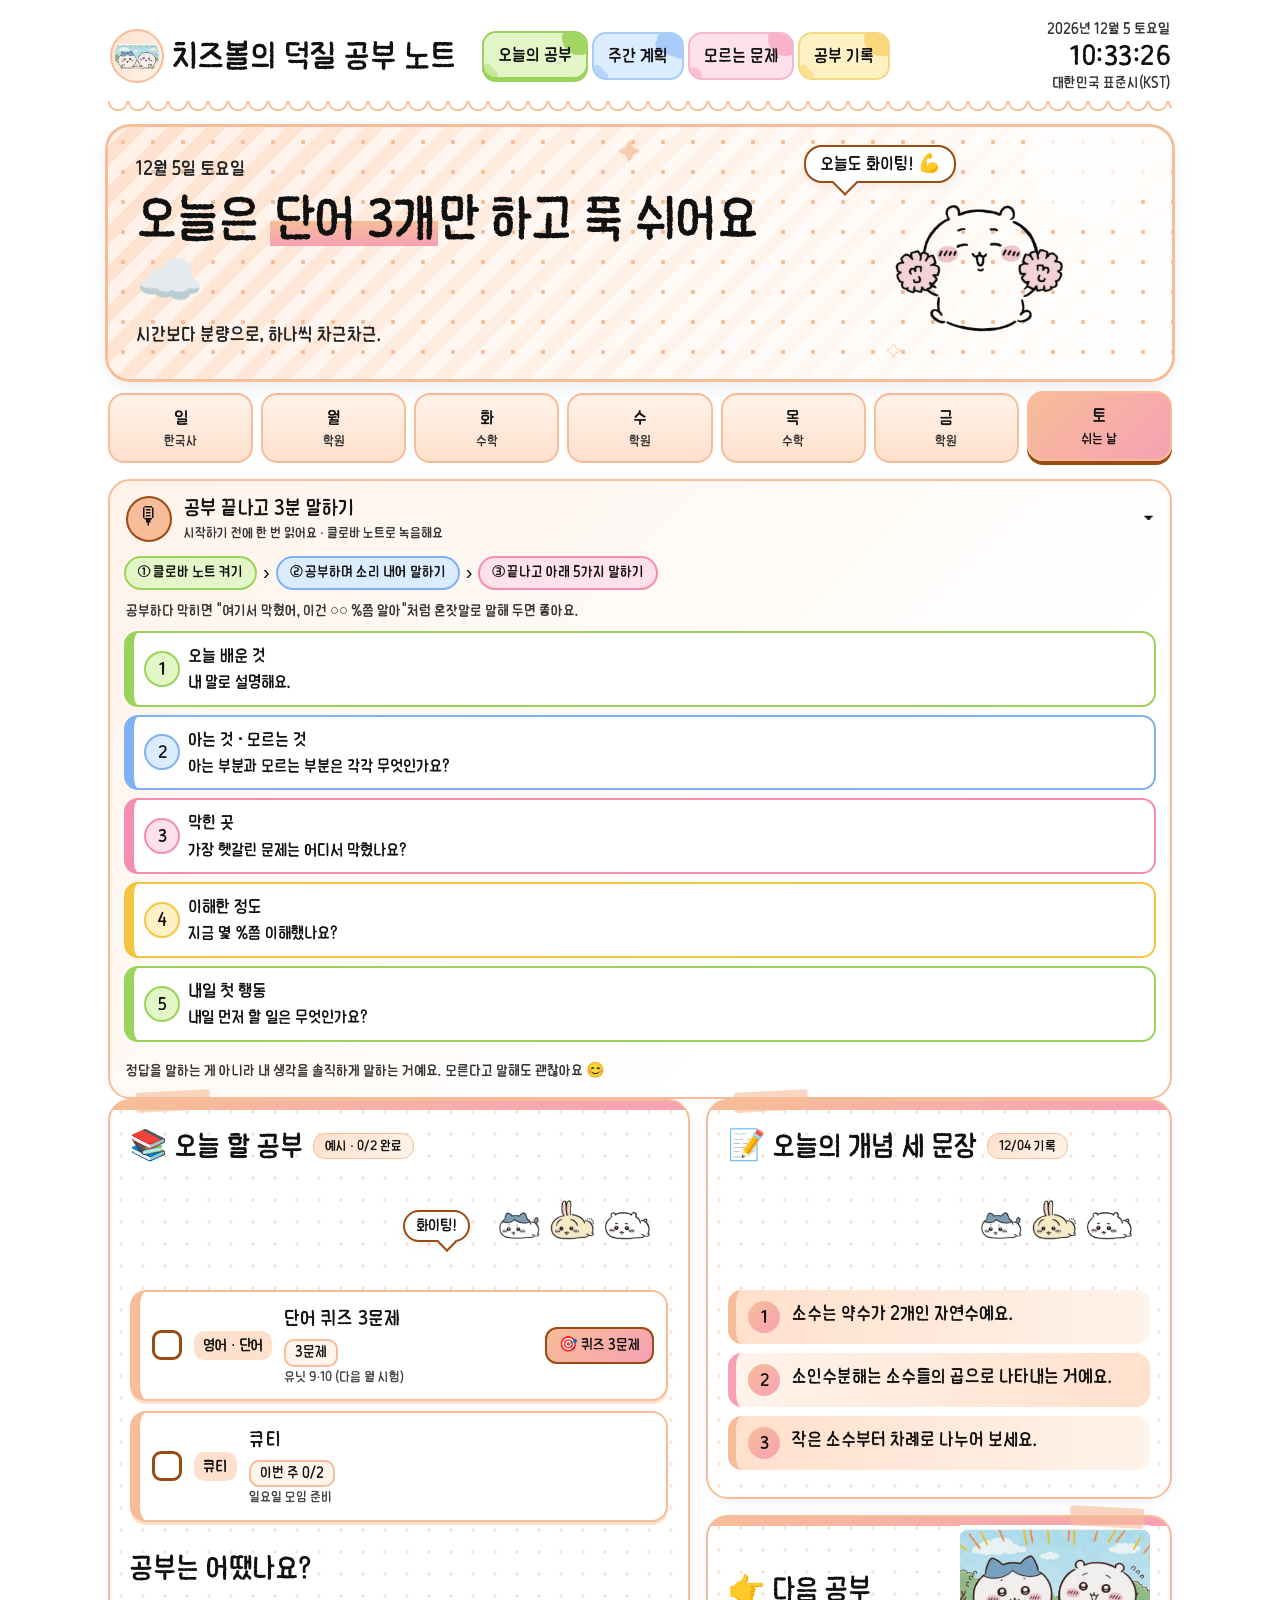
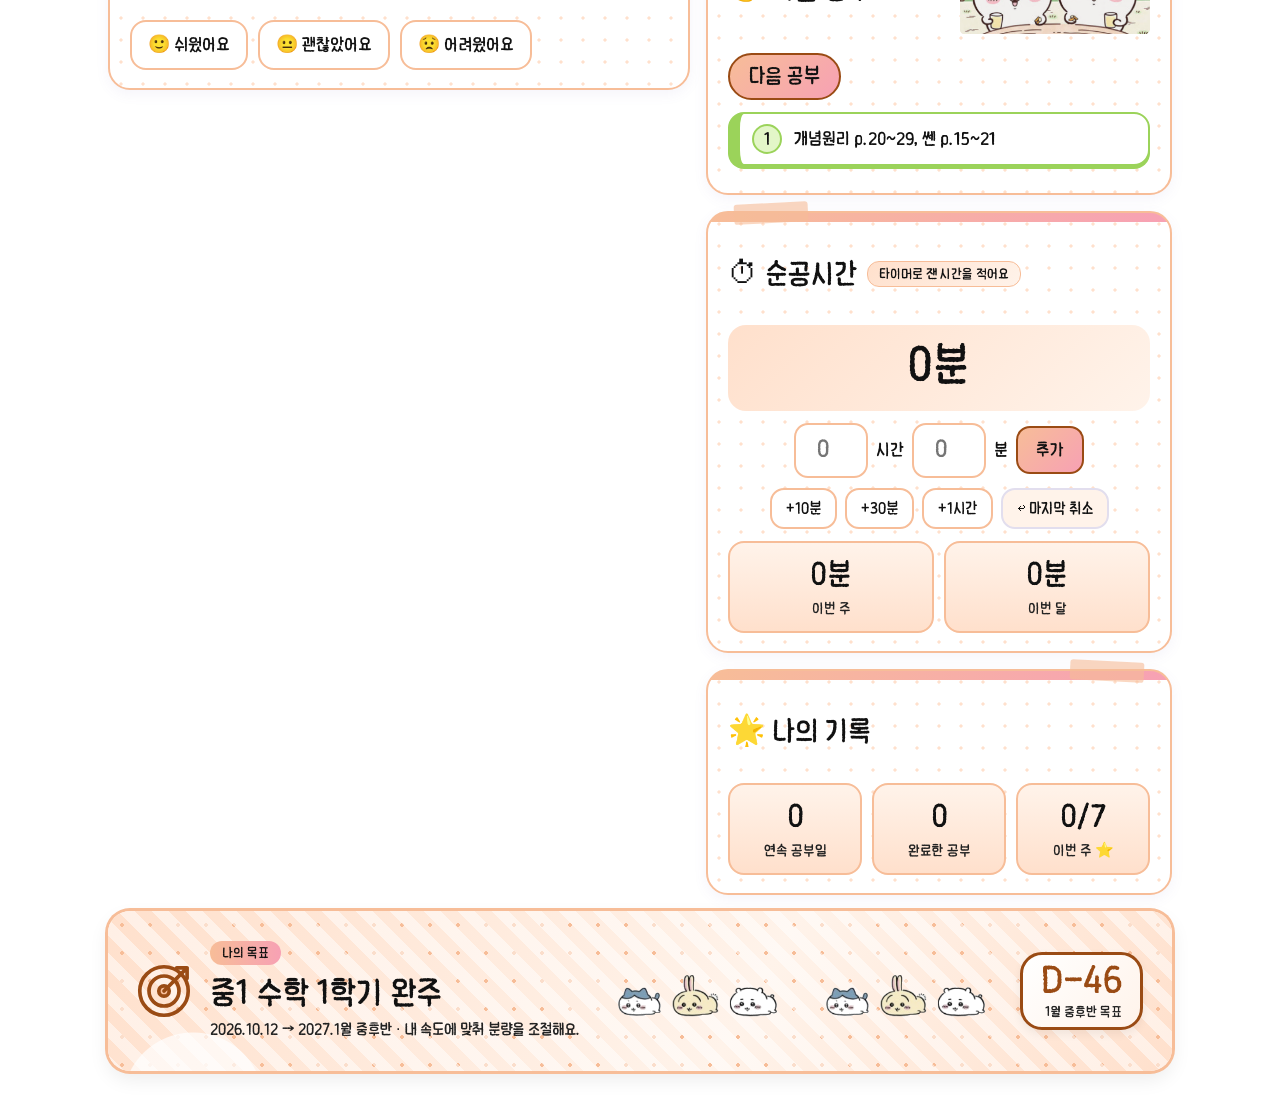
<file: index.html>
<!doctype html>
<html lang="ko">
<head>
<meta charset="utf-8">
<meta name="viewport" content="width=device-width,initial-scale=1">
<title>치즈볼의 덕질 공부 노트</title>
<style>
@font-face{font-family:"Memoment";src:url("assets/fonts/MemomentKkukkukk.woff2") format("woff2");font-display:swap}
:root{
  --pri:#b9a6f5;--soft:#f3efff;--deep:#6a4fd0;
  --ink:#3a3550;--sub:#8b87a3;--line:#ece9f6;--bg:#fff;
  --ok:#5fc59a;--warn:#f3a26b;
  --r:22px;
}
*{box-sizing:border-box;-webkit-tap-highlight-color:transparent}
html{background:#fff}
body{margin:0;background:#fff;color:var(--ink);font-family:"Memoment","Apple SD Gothic Neo","Malgun Gothic",sans-serif;font-weight:400;font-synthesis:none;line-height:1.45}
h1,h2,h3,b,strong{font-weight:400}
.wrap{max-width:1100px;margin:0 auto;padding:14px 18px 40px}

/* header */
header{display:flex;align-items:center;gap:18px;flex-wrap:wrap;padding:6px 2px 12px;border-bottom:2px dashed var(--line)}
.logo{display:flex;align-items:center;gap:8px;font-size:26px;color:var(--ink);white-space:nowrap}
.logo svg{width:30px;height:30px}
nav{display:flex;gap:6px;margin-left:8px}
nav button{font:inherit;font-size:17px;color:var(--sub);background:none;border:0;padding:8px 14px;border-radius:14px;cursor:pointer}
nav button.on{background:var(--soft);color:var(--deep);box-shadow:inset 0 -3px 0 var(--pri)}
.clock{margin-left:auto;text-align:right;color:var(--sub);font-size:14px;line-height:1.25}
.clock b{display:block;font-size:24px;color:var(--deep);font-variant-numeric:tabular-nums;letter-spacing:.5px}

/* hero */
.hero{position:relative;margin-top:16px;border-radius:var(--r);background:var(--soft);border:2px solid var(--pri);padding:22px 24px;display:flex;align-items:center;gap:16px;overflow:hidden;min-height:170px}
.hero .txt{flex:1;z-index:1}
.hero .d{font-size:16px;color:var(--sub)}
.hero h2{margin:4px 0 6px;font-size:38px;line-height:1.2}
.hero h2 em{font-style:normal;color:var(--deep);background:linear-gradient(transparent 62%,#fff 62%)}
.hero .s{font-size:17px;color:var(--sub)}
.hero .pic{flex:none;width:230px;height:140px;display:flex;align-items:center;justify-content:center}
.pic img{max-width:100%;max-height:100%;object-fit:contain;border-radius:16px}
.spark{position:absolute;color:var(--pri);opacity:.7;font-size:22px;pointer-events:none}

/* week strip */
.week{display:flex;gap:8px;margin:14px 0}
.week div{flex:1;text-align:center;padding:9px 0;border-radius:16px;background:var(--soft);color:var(--sub);font-size:15px;border:2px solid transparent}
.week div small{display:block;font-size:12px}
.week .today{background:var(--pri);color:#fff;border-color:var(--pri)}
.week .done::after{content:"⭐";display:block;font-size:12px;line-height:1}

/* layout */
.grid{display:grid;grid-template-columns:1.25fr 1fr;gap:16px;align-items:start}
.card{background:#fff;border:2px solid var(--line);border-radius:var(--r);padding:18px 18px 16px;box-shadow:0 4px 14px rgba(120,100,180,.07)}
.card h3{margin:0 0 12px;font-size:23px;display:flex;align-items:center;gap:10px;flex-wrap:wrap}
.chip{font-size:13px;background:var(--soft);color:var(--deep);border-radius:12px;padding:2px 10px}
.grid>*{min-width:0}
.stack{display:flex;flex-direction:column;gap:16px}

/* tasks */
.task{display:flex;align-items:center;gap:12px;padding:12px 12px;border:2px solid var(--line);border-radius:16px;margin-bottom:10px;background:#fff;cursor:pointer;transition:.15s}
.task:hover{border-color:var(--pri)}
.task input{appearance:none;-webkit-appearance:none;width:28px;height:28px;border:3px solid var(--pri);border-radius:9px;flex:none;margin:0;display:grid;place-content:center;background:#fff;cursor:pointer}
.task input:checked{background:var(--pri)}
.task input:checked::after{content:"✓";color:#fff;font-size:19px;line-height:1}
.task .subj{flex:none;min-width:76px;color:var(--deep);font-size:16px}
.task .what{flex:1;font-size:17px}
.task .what small{display:block;color:var(--sub);font-size:13px}
.task.done{background:var(--soft);border-color:transparent}
.task.done .what{color:var(--sub);text-decoration:line-through;text-decoration-color:var(--pri);text-decoration-thickness:2px}
.task a{flex:none;font-size:14px;color:var(--deep);border:2px solid var(--pri);border-radius:12px;padding:5px 11px;text-decoration:none;background:#fff}
.task a.off{opacity:.45;pointer-events:none}
.empty{color:var(--sub);text-align:center;padding:16px 0;font-size:16px}
.praise{display:none;align-items:center;gap:14px;background:var(--soft);border-radius:18px;padding:10px 14px;margin:2px 0 12px}
.praise.on{display:flex}
.praise img{height:70px}
.praise span{font-size:20px;color:var(--deep)}
.sub-title{margin:20px 0 10px;font-size:20px}
.feel{display:flex;gap:10px;flex-wrap:wrap}
.feel button,.photo{font:inherit;font-size:16px;color:var(--ink);padding:10px 16px;border-radius:16px;border:2px solid var(--line);background:#fff;cursor:pointer;transition:.15s}
.feel button:hover,.photo:hover{border-color:var(--pri)}
.feel button.on{background:var(--pri);border-color:var(--pri);color:#fff}
.photo{border-color:var(--pri);color:var(--deep);border-style:dashed}
.thumbs{display:flex;gap:8px;flex-wrap:wrap;margin-top:10px}
.thumbs img{width:76px;height:76px;object-fit:cover;border-radius:12px;border:2px solid var(--line)}

/* concept */
.concept{display:flex;gap:12px;align-items:flex-start;padding:11px 12px;background:var(--soft);border-radius:16px;margin-bottom:9px;font-size:17px}
.concept i{flex:none;width:28px;height:28px;border-radius:50%;background:var(--pri);color:#fff;font-style:normal;display:grid;place-content:center;font-size:16px}
.next-row{font-size:18px;line-height:1.6}
.next-row small{color:var(--deep);font-size:15px;display:block}
.mini{display:flex;gap:10px;justify-content:space-around;text-align:center}
.mini div{flex:1;background:var(--soft);border-radius:16px;padding:10px 4px;font-size:14px;color:var(--sub)}
.mini b{display:block;font-size:26px;color:var(--deep)}

/* goal */
.goal{margin-top:16px;display:flex;align-items:center;gap:16px;border-radius:var(--r);border:2px solid var(--pri);background:var(--soft);padding:14px 20px;overflow:hidden}
.goal svg{flex:none;width:52px;height:52px}
.goal .t{font-size:26px}
.goal .s{color:var(--sub);font-size:14px}
.goal .dd{margin-left:auto;text-align:right;font-size:38px;color:var(--deep);line-height:1}
.goal .dd small{display:block;font-size:13px;color:var(--sub);margin-top:4px}
.goal .pic{flex:none;width:150px;height:70px;display:flex;align-items:center}

/* tables / log */
.hide{display:none}
table{width:100%;border-collapse:collapse;font-size:16px}
th,td{padding:10px 8px;border-bottom:2px dashed var(--line);text-align:left;vertical-align:top}
th{color:var(--sub);font-size:14px}
tr.cur td{background:var(--soft)}
.entry{border:2px solid var(--line);border-radius:18px;padding:14px;margin-bottom:12px}
.entry .h{display:flex;gap:10px;align-items:center;font-size:19px;margin-bottom:6px}
.entry p{margin:4px 0;font-size:16px}
.entry .tr{color:var(--sub);font-size:15px}

.toast{position:fixed;left:50%;bottom:20px;transform:translateX(-50%);background:var(--ink);color:#fff;padding:8px 16px;border-radius:14px;font-size:15px;opacity:0;transition:.3s;pointer-events:none}
.toast.on{opacity:1}


/* ===== 꾸미기 ===== */
img.slot{cursor:pointer;user-select:none;-webkit-user-drag:none}
.logoimg{width:44px;height:44px;object-fit:contain;border-radius:50%;background:var(--soft);padding:3px;animation:wig 3.2s ease-in-out infinite}
.hero{background-image:radial-gradient(var(--pri) 1.6px,transparent 1.8px),radial-gradient(var(--pri) 1.2px,transparent 1.4px);background-size:34px 34px,34px 34px;background-position:0 0,17px 17px;background-color:var(--soft)}
.hero::before{content:"";position:absolute;inset:0;background:linear-gradient(90deg,var(--soft) 25%,rgba(255,255,255,0) 70%);pointer-events:none}
.hero .pic{position:relative;width:260px;height:170px;z-index:1}
.hero .pic img{border-radius:20px;animation:float 4s ease-in-out infinite}
.bubble{position:absolute;left:-10px;top:-8px;z-index:2;background:#fff;border:2.5px solid var(--pri);color:var(--deep);font-size:16px;padding:6px 14px;border-radius:18px;box-shadow:0 3px 8px rgba(0,0,0,.06);animation:pop 3s ease-in-out infinite;max-width:210px;line-height:1.25}
.bubble::after{content:"";position:absolute;left:30px;bottom:-11px;width:16px;height:16px;background:#fff;border-right:2.5px solid var(--pri);border-bottom:2.5px solid var(--pri);transform:rotate(45deg)}
.bubble.sm{position:relative;left:auto;top:auto;font-size:14px;padding:4px 11px;display:inline-block;margin-right:6px;animation:pop 2.6s ease-in-out infinite}
.bubble.sm::after{left:auto;right:14px;bottom:-9px;width:12px;height:12px}
.cheer{margin-left:auto;display:flex;align-items:flex-end;gap:2px}
.cheer img{height:62px;width:auto;max-width:88px;object-fit:contain;animation:wig 2.4s ease-in-out infinite;transform-origin:50% 90%}
.card{position:relative}
.card::before{content:"";position:absolute;top:-10px;left:26px;width:74px;height:20px;background:var(--pri);opacity:.6;border-radius:3px;transform:rotate(-3deg)}
.card:nth-child(even)::before{left:auto;right:26px;transform:rotate(3deg)}
.praise img{animation:wig 1s ease-in-out infinite}
.goal{padding:18px 22px;background-image:radial-gradient(var(--pri) 1.4px,transparent 1.6px);background-size:30px 30px;background-color:var(--soft);position:relative}
.goal .pic{width:auto;height:74px;gap:6px}
.goal .pic img{height:74px;width:auto;max-width:130px;object-fit:contain;animation:float 3.6s ease-in-out infinite}
.goal .pic img+img{animation-delay:-1.8s}
.dd{background:#fff;border:3px solid var(--pri);border-radius:22px;padding:8px 18px;box-shadow:0 4px 10px rgba(0,0,0,.06);animation:pop 3s ease-in-out infinite}
.goal .dd{margin-left:0}
.goal .t{font-size:28px}
.ribbon{display:inline-block;background:var(--pri);color:#fff;border-radius:12px;padding:1px 10px;font-size:13px;margin-bottom:4px}
@keyframes float{0%,100%{transform:translateY(0)}50%{transform:translateY(-8px)}}
@keyframes wig{0%,100%{transform:rotate(-5deg)}50%{transform:rotate(5deg)}}
@keyframes pop{0%,100%{transform:scale(1)}50%{transform:scale(1.05)}}
@media(prefers-reduced-motion:reduce){*{animation:none!important}}
@media(max-width:820px){
  .goal{display:grid;grid-template-columns:auto 1fr;gap:10px 14px}
  .goal .pic{display:flex!important;grid-column:1/-1;justify-content:center}
  .goal .dd{grid-column:1/-1;justify-self:center;font-size:34px}
  .hero .pic{width:100%;justify-content:flex-end}
  .bubble{left:6px}
}
@media(max-width:820px){
  .grid{grid-template-columns:1fr}
  .hero{flex-direction:column;align-items:flex-start}
  .hero h2{font-size:30px}
  .hero .pic{width:100%;height:120px}
  .clock{margin-left:0;text-align:left;width:100%}
  nav{margin-left:0;width:100%}
  nav button{flex:1;padding:8px 4px;font-size:16px}
  .task{flex-wrap:wrap}
  .goal{flex-wrap:wrap}
  .goal .pic{display:none}
}

/* ===== 가독성·패턴 강화 (검은 글씨, 큰 제목, 그라데이션) ===== */
:root{--pri2:#8fb4f7;--tint:#e4dcff;--ink:#111;--sub:#3d3a4f;--line:#e2deee}
body{color:#111}
.logo{font-size:34px;color:#111}
.logoimg{width:54px;height:54px;background:linear-gradient(135deg,var(--tint),var(--soft));border:2px solid var(--pri)}
nav button{font-size:19px;color:#333}
nav button.on{color:#111;background:linear-gradient(135deg,var(--tint),var(--soft));box-shadow:inset 0 -4px 0 var(--pri)}
.clock{color:#333;font-size:15px}
.clock b{color:#111;font-size:28px}
header{border-bottom:0;position:relative;padding-bottom:18px}
header::after{content:"";position:absolute;left:0;right:0;bottom:0;height:10px;background:radial-gradient(circle at 10px 0,transparent 8px,var(--pri) 8.5px,var(--pri) 10px,transparent 10.5px) 0 0/20px 10px repeat-x;opacity:.9}

.hero{border:0;padding:26px 28px;min-height:200px;
  background:
    radial-gradient(circle at 92% 12%,rgba(255,255,255,.75) 0 60px,transparent 61px),
    radial-gradient(var(--pri) 2px,transparent 2.4px) 0 0/30px 30px,
    repeating-linear-gradient(135deg,rgba(255,255,255,.55) 0 14px,transparent 14px 28px),
    linear-gradient(120deg,var(--tint),var(--soft) 55%,#fff);
  box-shadow:0 0 0 3px var(--pri),0 8px 20px rgba(0,0,0,.08)}
.hero::before{background:none}
.hero .d{font-size:19px;color:#222}
.hero h2{font-size:54px;line-height:1.15;color:#111;margin:6px 0 8px;letter-spacing:-1px}
.hero h2 em{color:#111;background:linear-gradient(transparent 52%,var(--pri) 52%,var(--pri2) 92%,transparent 92%);padding:0 4px;border-radius:4px}
.hero .s{font-size:19px;color:#222}
.bubble{color:#111;font-size:18px;border-color:var(--deep)}
.bubble::after{border-color:var(--deep)}

.week div{background:linear-gradient(180deg,var(--soft),var(--tint));color:#111;font-size:18px;border:2px solid var(--pri);padding:10px 0}
.week div small{font-size:14px;color:#333}
.week .today{background:linear-gradient(135deg,var(--pri),var(--pri2));color:#111;box-shadow:0 4px 0 var(--deep);transform:translateY(-2px)}
.week .today small{color:#111}

.card{border:2.5px solid var(--pri);padding:24px 20px 18px;
  background:linear-gradient(90deg,var(--pri),var(--pri2)) 0 0/100% 9px no-repeat,
    radial-gradient(var(--tint) 1.4px,transparent 1.8px) 0 0/22px 22px,#fff}
.card h3{font-size:30px;color:#111;margin-bottom:14px}
.chip{background:linear-gradient(135deg,var(--tint),var(--soft));color:#111;border:1.5px solid var(--pri);font-size:14px;padding:2px 11px}
.sub-title{font-size:25px;color:#111}

.task{border:2.5px solid var(--pri);border-left-width:10px;border-radius:16px;font-size:19px;background:#fff;box-shadow:0 3px 0 var(--tint)}
.task input{border-color:var(--deep);width:30px;height:30px}
.task input:checked{background:linear-gradient(135deg,var(--pri),var(--pri2))}
.task input:checked::after{color:#111;font-size:22px}
.task .subj{color:#111;background:var(--tint);border-radius:10px;padding:3px 9px;min-width:0;font-size:16px;text-align:center}
.task .what{font-size:20px;color:#111}
.task .what small{color:#444;font-size:14px}
.task.done{background:repeating-linear-gradient(135deg,var(--soft) 0 10px,#fff 10px 20px);border-color:var(--pri)}
.task.done .what{color:#444}
.task a{color:#111;border-color:var(--deep);background:linear-gradient(135deg,var(--tint),var(--soft));font-size:15px}

.feel button,.photo{color:#111;border:2.5px solid var(--pri);font-size:18px}
.feel button.on{background:linear-gradient(135deg,var(--pri),var(--pri2));color:#111;border-color:var(--deep)}
.photo{background:var(--soft);border-color:var(--deep);color:#111}

.concept{background:linear-gradient(90deg,var(--tint),var(--soft));border-left:8px solid var(--pri);color:#111;font-size:19px;border-radius:14px}
.concept:nth-child(2){background:linear-gradient(90deg,var(--soft),var(--tint));border-left-color:var(--pri2)}
.concept i{background:linear-gradient(135deg,var(--pri),var(--pri2));color:#111;width:32px;height:32px;font-size:18px}
.next-row{font-size:20px;color:#111}
.next-row small{color:#111;background:var(--tint);display:inline-block;padding:1px 10px;border-radius:10px;margin-bottom:4px}
.mini div{background:linear-gradient(180deg,var(--soft),var(--tint));color:#222;font-size:15px;border:2px solid var(--pri)}
.mini b{color:#111;font-size:32px}
.empty{color:#333}
.praise{background:repeating-linear-gradient(135deg,var(--tint) 0 12px,var(--soft) 12px 24px);border:2.5px solid var(--pri)}
.praise span{color:#111;font-size:22px}

.goal{border:0;padding:22px 26px;
  background:
    radial-gradient(circle at 8% 120%,rgba(255,255,255,.7) 0 70px,transparent 71px),
    repeating-linear-gradient(45deg,rgba(255,255,255,.5) 0 12px,transparent 12px 24px),
    radial-gradient(var(--pri) 1.6px,transparent 2px) 0 0/28px 28px,
    linear-gradient(120deg,var(--tint),var(--soft) 60%,var(--tint));
  box-shadow:0 0 0 3px var(--pri),0 8px 20px rgba(0,0,0,.08)}
.goal svg{width:60px;height:60px}
.goal svg{stroke:var(--deep)}
.goal .t{font-size:34px;color:#111}
.goal .s{color:#222;font-size:16px}
.ribbon{background:linear-gradient(90deg,var(--pri),var(--pri2));color:#111;font-size:14px;padding:2px 12px}
.dd{color:#111;font-size:48px;background:linear-gradient(135deg,#fff,var(--soft));border:3.5px solid var(--deep)}
.dd small{color:#222!important;font-size:14px!important}

th{color:#222;font-size:15px}
td,th{border-bottom:2px dashed var(--pri)}
tr.cur td{background:var(--tint)}
.entry{border:2.5px solid var(--pri);background:linear-gradient(180deg,#fff,var(--soft))}
.entry .h{font-size:22px}
.entry p{font-size:17px;color:#111}
.entry .tr{color:#333}
.toast{background:#111}
@media(max-width:820px){
  .logo{font-size:26px}.logoimg{width:44px;height:44px}
  .hero h2{font-size:38px}
  .card h3{font-size:25px}
  .goal .t{font-size:27px}.dd{font-size:40px}
  .task .what{font-size:18px}
}
.card h3 .cheer{flex:none}.card h3 .cheer img{height:54px}

/* ===== 이미지 크게 ===== */
.card h3 .cheer img{height:120px;max-width:190px}
.card h3{min-height:74px;align-items:center}
.card h3 .cheer{margin-top:-22px;margin-bottom:-14px}
.card h3 .bubble.sm{font-size:16px;margin-bottom:34px}
.praise img{height:96px}
.goal .pic{height:130px;gap:8px}
.goal .pic img{height:130px;max-width:230px}
.goal{padding-top:20px;padding-bottom:20px}
.hero .pic{width:330px;height:200px}
@media(max-width:820px){
  .card h3 .cheer img{height:96px;max-width:150px}
  .goal .pic{height:110px}.goal .pic img{height:110px;max-width:170px}
  .hero .pic{width:100%;height:170px}
}

.card h3 .cheer{margin-bottom:0}
.dd{white-space:nowrap}
.goal{flex-wrap:wrap;row-gap:8px}
.goal .pic img{max-width:150px;height:120px}
.goal .pic{height:120px}
@media(max-width:820px){.goal .pic img{height:100px;max-width:140px}.goal .pic{height:100px}}
.goal .pic img{max-width:200px}
@media(max-width:820px){.goal .pic img{max-width:150px}}

/* ===== GIF처럼 움직이는 캐릭터 ===== */
@keyframes jump{0%,60%,100%{transform:translateY(0) scale(1,1)}8%{transform:translateY(0) scale(1.1,.88)}22%{transform:translateY(-22px) scale(.94,1.08)}36%{transform:translateY(0) scale(1.1,.9)}46%{transform:translateY(-9px) scale(.98,1.03)}54%{transform:translateY(0) scale(1.04,.96)}}
@keyframes crawl{0%,100%{transform:translateX(-6px) rotate(-2deg) scale(1,1)}25%{transform:translateX(0) rotate(0) scale(1.03,.97)}50%{transform:translateX(6px) rotate(2deg) scale(1,1)}75%{transform:translateX(0) rotate(0) scale(1.03,.97)}}
@keyframes swayy{0%,100%{transform:rotate(-3deg) translateY(0)}25%{transform:rotate(0) translateY(-7px)}50%{transform:rotate(3deg) translateY(0)}75%{transform:rotate(0) translateY(-7px)}}
@keyframes twinkle{0%,100%{opacity:.25;transform:scale(.7) rotate(0)}50%{opacity:1;transform:scale(1.25) rotate(25deg)}}
html img.slot{transform-origin:50% 100%}
html img.slot[data-kind="jump"]{animation:jump 1.7s ease-in-out infinite}
html img.slot[data-kind="crawl"]{animation:crawl 2.6s ease-in-out infinite}
html img.slot[data-kind="sway"]{animation:swayy 3s ease-in-out infinite}
html img.slot[data-kind="float"]{animation:float 3s ease-in-out infinite}
.spark{animation:twinkle 2.2s ease-in-out infinite}
.spark+.spark{animation-delay:-1.1s}

/* ===== 순공시간 · 퀴즈 ===== */
.timebig{font-size:48px;color:#111;text-align:center;padding:6px 0 10px;background:linear-gradient(135deg,var(--tint),var(--soft));border-radius:18px;margin-bottom:12px}
.timerow{display:flex;align-items:center;gap:8px;justify-content:center;flex-wrap:wrap}
.timerow input{width:74px;font:inherit;font-size:24px;text-align:center;padding:8px 6px;border:2.5px solid var(--pri);border-radius:14px;background:#fff;color:#111}
.timerow span{font-size:18px;color:#111}
.timerow button,.quick button,.qgo{font:inherit;font-size:18px;color:#111;background:linear-gradient(135deg,var(--pri),var(--pri2));border:2.5px solid var(--deep);border-radius:14px;padding:9px 18px;cursor:pointer}
.quick{display:flex;gap:8px;justify-content:center;flex-wrap:wrap;margin-top:10px}
.quick button{font-size:16px;padding:7px 14px;background:#fff;border-color:var(--pri)}
.quick button.ghost,.qgo.ghost{background:var(--soft);border-color:var(--line)}
.mini.mt{margin-top:12px}
.qbtn{flex:none;font:inherit;font-size:15px;color:#111;background:linear-gradient(135deg,var(--pri),var(--pri2));border:2px solid var(--deep);border-radius:12px;padding:6px 12px;cursor:pointer;white-space:nowrap}
.modal{position:fixed;inset:0;background:rgba(30,20,60,.45);display:flex;align-items:center;justify-content:center;padding:16px;z-index:50}
.modal[hidden]{display:none}
.mbox{width:100%;max-width:520px;max-height:92vh;overflow:auto;background:#fff;border:3px solid var(--pri);border-radius:26px;padding:18px 18px 20px;box-shadow:0 14px 40px rgba(0,0,0,.25)}
.qhead{display:flex;align-items:center;gap:10px;font-size:19px;color:#111;margin-bottom:12px}
.qhead span{flex:1}.qhead b{background:var(--tint);border-radius:12px;padding:2px 12px}
.qx{font:inherit;border:0;background:var(--soft);border-radius:50%;width:36px;height:36px;font-size:17px;cursor:pointer;color:#111}
.qprompt{font-size:32px;color:#111;text-align:center;background:linear-gradient(135deg,var(--tint),var(--soft));border-radius:20px;padding:18px 10px;margin-bottom:14px;line-height:1.3;word-break:keep-all}
.qprompt small{display:block;font-size:16px;color:#333;margin-top:6px}
.qchoices{display:grid;gap:10px}
.qc{font:inherit;font-size:21px;color:#111;text-align:left;background:#fff;border:2.5px solid var(--pri);border-radius:16px;padding:12px 14px;cursor:pointer}
.qc:hover:not(:disabled){background:var(--soft)}
.qc.right{background:#d9f5e6;border-color:#2fa86b}
.qc.wrong{background:#ffe0e0;border-color:#e0524e}
.qspell{display:flex;gap:8px}
.qspell input{flex:1;min-width:0;font:inherit;font-size:24px;padding:10px 12px;border:2.5px solid var(--pri);border-radius:14px;color:#111}
.qfb{margin-top:12px}
.okmsg,.nomsg{font-size:22px;color:#111;padding:8px 12px;border-radius:14px}
.okmsg{background:#d9f5e6}.nomsg{background:#ffe9e0}
.qexp{margin:8px 2px;font-size:16px;color:#333}
.qfb .qgo{width:100%;margin-top:8px}
.qscore{font-size:60px;text-align:center;color:#111;padding:6px 0}
.qscore small{display:block;font-size:19px;color:#333}
.qwrong{background:var(--soft);border-radius:16px;padding:10px 14px;margin:10px 0;font-size:17px;color:#111;line-height:1.7}
.qbtns{display:flex;gap:10px}.qbtns .qgo{flex:1}
@media(max-width:480px){.timebig{font-size:40px}.qprompt{font-size:26px}.qc{font-size:19px}}

/* ===== 모르는 문제 탭 ===== */
.qaform{display:block}
.qaform textarea{width:100%;min-height:76px;font:inherit;font-size:17px;padding:10px 12px;border:2.5px solid var(--pri);border-radius:14px;color:#111;background:#fff;resize:vertical}
.qarow{display:flex;gap:10px;align-items:center;flex-wrap:wrap;width:100%;margin-top:8px}
#qaPrev{width:64px;height:64px;object-fit:cover;border-radius:12px;border:2px solid var(--pri)}
#qaPrev.hide{display:none}
.qapost{font:inherit;font-size:17px;color:#111;border:2.5px solid var(--deep);border-radius:14px;padding:10px 16px;cursor:pointer;background:linear-gradient(135deg,var(--pri),var(--pri2));margin-left:auto}
.qaform input[type=text]{flex:1;min-width:180px;font:inherit;font-size:17px;padding:10px 12px;border:2.5px solid var(--pri);border-radius:14px;color:#111;background:#fff}
.qaitem{border:2.5px solid var(--pri);border-radius:18px;padding:12px;margin:14px 0;background:linear-gradient(180deg,#fff,var(--soft))}
.qaitem .qh{display:flex;gap:8px;align-items:center;font-size:18px;color:#111;margin-bottom:8px;flex-wrap:wrap}
.qaitem .qh .chip{margin-left:0}
.qaitem img.qimg{display:block;max-width:100%;max-height:420px;border-radius:14px;border:2px solid var(--line);cursor:zoom-in;margin:0 auto}
.qaitem img.qimg.big{max-height:none}
.qans{margin-top:10px}
.qans .a{background:#fff;border-left:7px solid var(--pri2);border-radius:12px;padding:8px 12px;margin:6px 0;font-size:17px;color:#111;line-height:1.5;white-space:pre-wrap;word-break:break-word}
.qans .a b{color:var(--deep);margin-right:6px}
.qans .a img{display:block;max-width:100%;max-height:300px;border-radius:12px;margin-top:8px;border:2px solid var(--line);cursor:zoom-in}
.qans .a img.big{max-height:none}
.qaprev{width:56px;height:56px;object-fit:cover;border-radius:10px;border:2px solid var(--pri)}
.qaq{background:#fff;border-radius:12px;padding:8px 12px;margin:0 0 8px;font-size:18px;color:#111;line-height:1.5;white-space:pre-wrap;word-break:keep-all;overflow-wrap:break-word}
.qans .a small{color:#555;margin-left:6px}
.qaadd{display:flex;gap:8px;margin-top:8px;flex-wrap:wrap}
.qaadd select,.qaadd input,.qaadd textarea{font:inherit;font-size:16px;padding:8px 10px;border:2.5px solid var(--pri);border-radius:12px;background:#fff;color:#111}
.qaadd textarea{flex:1;min-width:160px;min-height:44px;resize:vertical}
.qaadd button,.qadel{font:inherit;font-size:16px;color:#111;border:2.5px solid var(--deep);border-radius:12px;padding:8px 14px;cursor:pointer;background:linear-gradient(135deg,var(--pri),var(--pri2))}
.qadel{background:#fff;border-color:#e0524e;margin-left:auto}
.qadel.sure{background:#ffe0e0;font-weight:700}
.note{color:#3d3a4f;font-size:15px;margin:8px 0 0}
nav{gap:4px}
nav button{white-space:nowrap;word-break:keep-all}
@media(max-width:700px){nav{width:100%;margin-left:0;justify-content:space-between}nav button{flex:1;font-size:15px;padding:8px 2px}}
.task .what{word-break:keep-all;overflow-wrap:break-word;line-height:1.45}
.task .what b,.nxr{white-space:nowrap}
.qaitem .qh span,.qans .a,.concept span,#next{word-break:keep-all;overflow-wrap:break-word}

/* ===== 탭: 색깔 + 배경 도형, 즉시 반응 ===== */
nav button{touch-action:manipulation;-webkit-tap-highlight-color:transparent;position:relative;overflow:hidden;isolation:isolate;border:2.5px solid var(--tb);background:var(--tc);color:#111;font-size:18px;padding:9px 14px;transition:none}
nav button::before{content:"";position:absolute;z-index:-1;width:34px;height:34px;border-radius:50%;background:var(--td);opacity:.55;right:-10px;top:-12px}
nav button::after{content:"";position:absolute;z-index:-1;width:18px;height:18px;background:var(--td);opacity:.4;left:-6px;bottom:-7px;transform:rotate(45deg);border-radius:4px}
nav button[data-tab=today]{--tc:#e3f6c8;--td:#9bd35a;--tb:#b8e08a}
nav button[data-tab=plan]{--tc:#dcecff;--td:#7fb2f5;--tb:#a9cdf8}
nav button[data-tab=qa]{--tc:#ffe1ec;--td:#f58db0;--tb:#f6b6ce}
nav button[data-tab=log]{--tc:#fff1c4;--td:#f5c542;--tb:#f4d982}
nav button[data-tab=plan]::before{border-radius:8px;transform:rotate(20deg)}
nav button[data-tab=qa]::after{border-radius:50%}
nav button[data-tab=log]::before{border-radius:50% 50% 0 50%}
nav button.on{background:var(--tc);box-shadow:0 3px 0 var(--td);border-color:var(--td);font-weight:700;transform:translateY(-1px)}
nav button.on::before{opacity:.9}
@media(max-width:700px){nav button{padding:8px 2px;font-size:15px}}

/* ===== 다음 공부 ===== */
.nx-day{display:flex;align-items:center;gap:10px;margin:2px 0 12px}
.nx-day b{font-size:22px;color:#111;background:linear-gradient(135deg,var(--pri),var(--pri2));border:2.5px solid var(--deep);border-radius:999px;padding:4px 18px}
.nx-day span{font-size:16px;color:#333}
.nx-item{display:flex;align-items:center;gap:12px;margin:9px 0;padding:10px 12px;background:#fff;border:2.5px solid var(--bd);border-left:12px solid var(--bd);border-radius:16px;box-shadow:0 3px 0 var(--bd)}
.nx-item i{flex:none;width:30px;height:30px;border-radius:50%;background:var(--bg2);border:2px solid var(--bd);color:#111;font-style:normal;font-size:17px;display:flex;align-items:center;justify-content:center}
.nx-t{flex:1;min-width:0;display:flex;flex-direction:column;gap:2px}
.nx-t em{font-style:normal;font-size:13px;color:#333;background:var(--bg2);border-radius:8px;padding:1px 8px;align-self:flex-start}
.nx-t strong{font-size:18px;color:#111;line-height:1.35;word-break:keep-all;overflow-wrap:break-word}
.nxr{flex:none;font-size:16px;color:#111;background:var(--bg2);border:2px solid var(--bd);border-radius:12px;padding:3px 10px}
.nx-item.c0{--bd:#9bd35a;--bg2:#e3f6c8}.nx-item.c1{--bd:#7fb2f5;--bg2:#dcecff}
.nx-item.c2{--bd:#f58db0;--bg2:#ffe1ec}.nx-item.c3{--bd:#f5c542;--bg2:#fff1c4}

.micbtn{display:inline-block;font:inherit;font-size:16px;color:#111;border:2.5px solid var(--deep);border-radius:12px;padding:8px 12px;cursor:pointer;background:#fff;touch-action:manipulation}
.micbtn.rec{background:#ffe0e0;border-color:#e0524e;animation:pulse 1s infinite}
@keyframes pulse{50%{opacity:.55}}

.abtns{display:flex;gap:8px;margin-top:8px;justify-content:flex-end}
.abtns button,.aeditbox button{font:inherit;font-size:14px;color:#111;background:#fff;border:2px solid var(--pri);border-radius:10px;padding:4px 10px;cursor:pointer;touch-action:manipulation}
.abtns .adel.sure,.aeditbox .asave{background:#ffe0e0;border-color:#e0524e;font-weight:700}
.aeditbox .asave{background:linear-gradient(135deg,var(--pri),var(--pri2));border-color:var(--deep)}
.aeditbox{margin-top:6px}
.aeditbox textarea{width:100%;min-height:64px;font:inherit;font-size:17px;padding:8px 10px;border:2.5px solid var(--pri);border-radius:12px;color:#111;background:#fff;box-sizing:border-box}
.aeditbox .row{display:flex;gap:8px;margin-top:6px;justify-content:flex-end}

/* ===== 줄바꿈·가독성 ===== */
.task .subj{white-space:nowrap}
.task .what{display:block}
.task .what .tl{display:block;line-height:1.45;word-break:keep-all;overflow-wrap:break-word}
.task .what .tl i,.nx-t .tl i,.ptx .tl i{font-style:normal;display:inline-block;min-width:22px;height:22px;line-height:22px;text-align:center;margin-right:6px;border-radius:50%;background:var(--tint);border:1.5px solid var(--pri);font-size:13px;color:#111}
.rgs{display:flex;flex-wrap:wrap;gap:6px;margin-top:6px}
.rg{display:inline-block;font-size:15px;line-height:1.3;color:#111;background:var(--soft);border:2px solid var(--pri);border-radius:10px;padding:2px 9px;word-break:keep-all}
.nx-t strong .tl{display:block;word-break:keep-all;overflow-wrap:break-word;line-height:1.4}
.nxr{display:none}
.pday{display:flex;gap:10px;padding:12px 0;border-bottom:2px dashed var(--line)}
.pday.cur{background:var(--soft);border-radius:16px;padding:12px 10px;border-bottom-color:transparent}
.pd{flex:none;width:58px;text-align:center}
.pd b{display:block;font-size:22px;color:#111}
.pd span{display:block;font-size:13px;color:#333}
.pitems{flex:1;min-width:0}
.pit{background:#fff;border:2.5px solid var(--bd);border-left-width:10px;border-radius:14px;padding:7px 10px;margin-bottom:8px}
.pit em{font-style:normal;display:inline-block;font-size:13px;color:#111;background:var(--bg2);border-radius:8px;padding:1px 8px;white-space:nowrap}
.ptx{margin-top:3px;font-size:17px;color:#111}
.ptx .tl{display:block;line-height:1.4;word-break:keep-all;overflow-wrap:break-word}
.pit.rest{color:#333;border-color:var(--line);border-left-width:2.5px;text-align:center}
.pit.c0{--bd:#9bd35a;--bg2:#e3f6c8}.pit.c1{--bd:#7fb2f5;--bg2:#dcecff}.pit.c2{--bd:#f58db0;--bg2:#ffe1ec}.pit.c3{--bd:#f5c542;--bg2:#fff1c4}
@media(max-width:520px){.task{flex-wrap:wrap;row-gap:6px}.task .what{flex:1 1 100%;order:3}.task .qbtn,.task a{order:4}}

/* ===== 공부 끝나고 3분 말하기 ===== */
.speak{margin-top:16px;border:2.5px solid var(--pri);border-radius:var(--r,22px);background:linear-gradient(135deg,var(--soft),#fff 70%);overflow:hidden}
.speak summary{list-style:none;display:flex;align-items:center;gap:12px;padding:14px 16px;cursor:pointer;touch-action:manipulation;-webkit-tap-highlight-color:transparent}
.speak summary::-webkit-details-marker{display:none}
.sp-ic{flex:none;width:46px;height:46px;border-radius:50%;background:var(--pri);border:2.5px solid var(--deep);display:flex;align-items:center;justify-content:center;font-size:24px}
.sp-t{flex:1;font-size:21px;color:#111;line-height:1.3;word-break:keep-all}
.sp-t small{display:block;font-size:14px;color:#333;margin-top:2px}
.sp-ar{flex:none;font-size:22px;color:#111;transition:transform .15s}
.speak:not([open]) .sp-ar{transform:rotate(-90deg)}
.sp-list{list-style:none;counter-reset:sp;margin:0;padding:0 14px 6px}
.sp-list li{counter-increment:sp;display:flex;flex-direction:column;gap:2px;position:relative;margin:8px 0;padding:10px 12px 10px 54px;background:#fff;border:2.5px solid var(--bd);border-left-width:10px;border-radius:14px}
.sp-list li::before{content:counter(sp);position:absolute;left:10px;top:50%;transform:translateY(-50%);width:32px;height:32px;border-radius:50%;background:var(--bg2);border:2px solid var(--bd);display:flex;align-items:center;justify-content:center;font-size:18px;color:#111}
.sp-list li b{font-size:18px;color:#111;font-weight:700}
.sp-list li span{font-size:17px;color:#111;line-height:1.4;word-break:keep-all;overflow-wrap:break-word}
.sp-list li.s0{--bd:#9bd35a;--bg2:#e3f6c8}.sp-list li.s1{--bd:#7fb2f5;--bg2:#dcecff}.sp-list li.s2{--bd:#f58db0;--bg2:#ffe1ec}.sp-list li.s3{--bd:#f5c542;--bg2:#fff1c4}
.sp-note{margin:4px 16px 14px;font-size:15px;color:#333;line-height:1.5;word-break:keep-all}

.sp-flow{display:flex;flex-wrap:wrap;align-items:center;gap:6px;padding:0 14px 4px}
.sp-flow span{font-size:15px;color:#111;border:2.5px solid var(--bd);background:var(--bg2);border-radius:999px;padding:4px 12px;word-break:keep-all}
.sp-flow i{font-style:normal;font-size:20px;color:#111}
.sp-flow .f0{--bd:#9bd35a;--bg2:#e3f6c8}.sp-flow .f1{--bd:#7fb2f5;--bg2:#dcecff}.sp-flow .f2{--bd:#f58db0;--bg2:#ffe1ec}
.sp-hint{margin:6px 16px 2px;font-size:15px;color:#333;line-height:1.5;word-break:keep-all}
</style>
</head>
<body>
<noscript><p style="padding:20px;font-size:18px">이 화면에서는 작동하지 않아요. Safari(또는 크롬) 브라우저로 열어 주세요.</p></noscript>
<div class="wrap">
  <header>
    <div class="logo">
      <img data-kind="sway" class="logoimg slot" data-slot="0" src="assets/img/cheer-friends.png" alt="">
      치즈볼의 덕질 공부 노트
    </div>
    <nav>
      <button class="on" data-tab="today">오늘의 공부</button>
      <button data-tab="plan">주간 계획</button>
      <button data-tab="qa">모르는 문제</button>
      <button data-tab="log">공부 기록</button>
    </nav>
    <div class="clock"><span id="date"></span><b id="time"></b>대한민국 표준시(KST)</div>
  </header>

  <!-- 오늘의 공부 -->
  <section id="today">
    <div class="hero">
      <span class="spark" style="left:48%;top:12px">✦</span><span class="spark" style="right:270px;bottom:14px;font-size:16px">✧</span>
      <div class="txt">
        <div class="d" id="heroDate"></div>
        <h2 id="heroTitle"></h2>
        <div class="s">시간보다 분량으로, 하나씩 차근차근.</div>
      </div>
      <div class="pic"><div class="bubble" id="bubble"></div><img data-kind="jump" class="slot" data-slot="1" src="assets/img/cheer-pompom.png" alt=""></div>
    </div>

    <div class="week" id="week"></div>

    <details class="speak" id="speak" open>
      <summary><span class="sp-ic">🎙</span><span class="sp-t">공부 끝나고 3분 말하기<small>시작하기 전에 한 번 읽어요 · 클로바 노트로 녹음해요</small></span><span class="sp-ar">▾</span></summary>
      <div class="sp-flow"><span class="f0">① 클로바 노트 켜기</span><i>›</i><span class="f1">② 공부하며 소리 내어 말하기</span><i>›</i><span class="f2">③ 끝나고 아래 5가지 말하기</span></div>
      <p class="sp-hint">공부하다 막히면 "여기서 막혔어, 이건 ○○ %쯤 알아"처럼 혼잣말로 말해 두면 좋아요.</p>
      <ol class="sp-list">
        <li class="s0"><b>오늘 배운 것</b><span>내 말로 설명해요.</span></li>
        <li class="s1"><b>아는 것 · 모르는 것</b><span>아는 부분과 모르는 부분은 각각 무엇인가요?</span></li>
        <li class="s2"><b>막힌 곳</b><span>가장 헷갈린 문제는 어디서 막혔나요?</span></li>
        <li class="s3"><b>이해한 정도</b><span>지금 몇 %쯤 이해했나요?</span></li>
        <li class="s0"><b>내일 첫 행동</b><span>내일 먼저 할 일은 무엇인가요?</span></li>
      </ol>
      <p class="sp-note">정답을 말하는 게 아니라 내 생각을 솔직하게 말하는 거예요. 모른다고 말해도 괜찮아요 😊</p>
    </details>


    <div class="grid">
      <div class="card">
        <h3>📚 오늘 할 공부 <span class="chip" id="planChip"></span><span class="cheer"><span class="bubble sm" id="bubble2">화이팅!</span><img data-kind="crawl" class="slot" data-slot="2" src="assets/img/lying-trio.png" alt=""></span></h3>
        <div class="praise" id="praise"><img data-kind="sway" class="slot" data-slot="3" src="assets/img/cheer-friends.png" alt=""><span>오늘 할 일 다 했어요! 최고 🎉</span></div>
        <div id="tasks"></div>
        <h3 class="sub-title">공부는 어땠나요?</h3>
        <div class="feel" id="feel">
          <button data-v="easy">🙂 쉬웠어요</button>
          <button data-v="ok">😐 괜찮았어요</button>
          <button data-v="hard">😟 어려웠어요</button>
        </div>
      </div>
      <div class="stack">
        <div class="card">
          <h3>📝 오늘의 개념 세 문장 <span class="chip" id="conceptChip"></span><span class="cheer"><img data-kind="jump" class="slot" data-slot="4" src="assets/img/cheer-pompom.png" alt=""></span></h3>
          <div id="concepts"></div>
        </div>
        <div class="card">
          <h3>👉 다음 공부 <span class="cheer"><img data-kind="crawl" class="slot" data-slot="5" src="assets/img/lying-trio.png" alt=""></span></h3>
          <div class="next-row" id="next"></div>
        </div>
        <div class="card">
          <h3>⏱ 순공시간 <span class="chip">타이머로 잰 시간을 적어요</span></h3>
          <div class="timebig" id="minToday">0분</div>
          <div class="timerow"><input id="minH" type="number" inputmode="numeric" min="0" max="12" placeholder="0"><span>시간</span><input id="minM" type="number" inputmode="numeric" min="0" max="59" placeholder="0"><span>분</span><button type="button" id="minAdd">추가</button></div>
          <div class="quick"><button type="button" data-m="10">+10분</button><button type="button" data-m="30">+30분</button><button type="button" data-m="60">+1시간</button><button type="button" id="minUndo" class="ghost">↩ 마지막 취소</button></div>
          <div class="mini mt"><div><b id="minWeek">0분</b>이번 주</div><div><b id="minMonth">0분</b>이번 달</div></div>
        </div>
        <div class="card">
          <h3>🌟 나의 기록</h3>
          <div class="mini">
            <div><b id="stStreak">0</b>연속 공부일</div>
            <div><b id="stDone">0</b>완료한 공부</div>
            <div><b id="stWeek">0/7</b>이번 주 ⭐</div>
          </div>
        </div>
      </div>
    </div>
  </section>

  <!-- 주간 계획 -->
  <section id="plan" class="hide">
    <div class="card" style="margin-top:16px">
      <h3>이번 주 계획 <span class="chip">일~토</span></h3>
      <div id="planTable"></div>
    </div>
  </section>

  <!-- 공부 기록 -->
  <section id="qa" class="hide">
    <div class="card" style="margin-top:16px">
      <h3>🖼 모르는 문제 <span class="chip" id="qaCount"></span></h3>
      <div class="qaform">
        <textarea id="qaMemo" placeholder="뭐가 어려운지, 어디서 막혔는지 적어요 (예: 수학 p.20 3번, 왜 2로 나누는지 모르겠어요)" maxlength="300"></textarea>
        <div class="qarow">
          <label class="micbtn" data-for="qaMemo">🎙 말로 입력<input class="audf" type="file" accept="audio/*" capture hidden></label>
          <label class="photo">📷 문제 사진 고르기<input id="qaFile" type="file" accept="image/*" hidden></label>
          <img id="qaPrev" class="hide" alt="">
          <button type="button" id="qaPost" class="qapost">➕ 카드 올리기</button>
        </div>
      </div>
      <p class="note">사진과 질문을 올리면 카드로 쌓여요. 카드마다 엄마·아빠·나의 답변과 사진을 계속 이어서 달 수 있고, 다 이해했으면 그 카드만 삭제해요. 모든 내용은 시트에도 기록돼요.</p>
      <div id="qaList"></div>
    </div>
  </section>

  <section id="log" class="hide">
    <div class="card" style="margin-top:16px">
      <h3>공부 기록 <span class="chip">차곡차곡 쌓여요</span></h3>
      <div id="logList"></div>
    </div>
  </section>

  <div class="goal">
    <svg viewBox="0 0 52 52" fill="none" stroke="var(--deep)" stroke-width="3.2" stroke-linecap="round"><circle cx="26" cy="26" r="21"/><circle cx="26" cy="26" r="13"/><circle cx="26" cy="26" r="4.5" fill="var(--pri)"/><path d="M26 26 46 6M46 6v9M46 6h-9"/></svg>
    <div>
      <span class="ribbon">나의 목표</span><div class="t" id="goalTitle">중1 수학 1학기 완주</div>
      <div class="s" id="goalSub">2026.10.12 → 2027.1월 중후반 · 내 속도에 맞춰 분량을 조절해요.</div>
    </div>
    <div class="pic"><img data-kind="sway" class="slot" data-slot="6" src="assets/img/cheer-friends.png" alt=""><img data-kind="jump" class="slot" data-slot="7" src="assets/img/cheer-pompom.png" alt=""></div>
    <div class="dd" id="dday"></div>
  </div>
</div>
<div class="modal" id="quizModal" hidden><div class="mbox" id="quizBox"></div></div>
<div class="toast" id="toast"></div>

<script>
/* ============ 설정 ============ */
// 구글 Apps Script 웹앱 URL을 여기에 넣으면 시트와 연결돼요. 비어 있으면 예시 데이터로 동작해요.
var API_URL = "";
// 구글 앱 스크립트 웹앱 안에서 열리면 google.script.run 으로 시트와 바로 연결돼요 (API_URL 불필요)
var HAS_GS = typeof google !== "undefined" && google.script && google.script.run;
var LIVE = HAS_GS || !!API_URL;
var LECTURE_URL = "";            // 강의 링크는 추후 지정
var GOAL = {title:"중1 수학 1학기 완주", start:"2026-10-12", end:"2027-01-20",
            sub:"2026.10.12 → 2027.1월 중후반 · 내 속도에 맞춰 분량을 조절해요."};
// 이미지 풀: 드라이브 이미지 폴더가 연결되면 API가 주는 목록이 여기에 더해져요.
var IMG_DATA = {}; // (앱 스크립트용) 이미지 경로 → 데이터 주소. 빌드 스크립트가 채워요
var IMAGES = ["assets/img/cheer-friends.png","assets/img/cheer-pompom.png","assets/img/lying-trio.png"];

/* ============ 요일별 파스텔 ============ */
var THEMES = [ // 월~일 : pri(메인) pri2(그라데이션 짝) soft(연한 배경) tint(중간 배경) deep(진한 강조)
  {n:"연보라", pri:"#b9a6f5", pri2:"#8fb4f7", soft:"#f4f0ff", tint:"#e4dcff", deep:"#4b2fb5"},
  {n:"연하늘", pri:"#8fd0f4", pri2:"#7fe3dc", soft:"#ebf8fe", tint:"#d0eefb", deep:"#17618f"},
  {n:"연노랑", pri:"#f5d86e", pri2:"#ffb877", soft:"#fffae3", tint:"#ffefb0", deep:"#7a5a00"},
  {n:"연분홍", pri:"#f4a9c8", pri2:"#ffb9a0", soft:"#fff1f7", tint:"#ffdbe9", deep:"#a02a62"},
  {n:"연민트", pri:"#8fdcbf", pri2:"#b5e88a", soft:"#e9faf3", tint:"#cdf2e2", deep:"#17704f"},
  {n:"연살구", pri:"#f7bd98", pri2:"#f7a1b4", soft:"#fff3ea", tint:"#ffe0cc", deep:"#9a4b14"},
  {n:"연연두", pri:"#c3e38a", pri2:"#8fe0b0", soft:"#f5fbe6", tint:"#e3f3bf", deep:"#3f6a0a"}
];
var DAYN = ["월","화","수","목","금","토","일"];

/* ============ 날짜 (KST) ============ */
var fmt = new Intl.DateTimeFormat("ko-KR",{timeZone:"Asia/Seoul",year:"numeric",month:"long",day:"numeric",weekday:"long",hour:"2-digit",minute:"2-digit",second:"2-digit",hour12:false});
function parts(){var o={};fmt.formatToParts(new Date()).forEach(function(p){o[p.type]=p.value});return o}
function todayStr(){return new Intl.DateTimeFormat("en-CA",{timeZone:"Asia/Seoul"}).format(new Date())}
function utc(s){return Date.UTC(+s.slice(0,4),+s.slice(5,7)-1,+s.slice(8,10))}
function addDays(s,n){return new Date(utc(s)+n*864e5).toISOString().slice(0,10)}
function wIdx(s){return (new Date(utc(s)).getUTCDay()+6)%7}   // 월0 ~ 일6
var TODAY = (location.search.match(/date=(\d{4}-\d{2}-\d{2})/)||[])[1] || todayStr(); // ?date=YYYY-MM-DD 로 다른 날 미리보기

/* ============ 유틸 ============ */
function $(id){return document.getElementById(id)}
function esc(s){return String(s==null?"":s).replace(/[&<>"]/g,function(c){return{"&":"&amp;","<":"&lt;",">":"&gt;",'"':"&quot;"}[c]})}
function pick(a){return a[Math.floor(Math.random()*a.length)]}
function josa(w,a,b){var c=w.charCodeAt(w.length-1);if(c<0xAC00||c>0xD7A3)return a;return (c-0xAC00)%28?a:b}
var toastT;function toast(m,ms){var t=$("toast");t.textContent=m;t.classList.add("on");clearTimeout(toastT);toastT=setTimeout(function(){t.classList.remove("on")},ms||1800)}
function lget(k,d){try{var v=localStorage.getItem(k);return v?JSON.parse(v):d}catch(e){return d}}
function lset(k,v){try{localStorage.setItem(k,JSON.stringify(v))}catch(e){}}
var CHEERS=["오늘도 화이팅! 💪","한 걸음씩, 천천히 가자","잘하고 있어, 치즈볼!","모르는 건 사진 찍어 두기 📷","오늘 할 일 다 하면 ⭐","수학은 하다 보면 쉬워져","차근차근 하나씩 ✨","작은 습관이 큰 실력!","쉬엄쉬엄 해도 괜찮아","오늘의 나, 칭찬해 🎉"];
function dayNum(){return Math.floor(utc(TODAY)/864e5)}
function kindOf(u){return /pompom/.test(u)?"jump":/lying/.test(u)?"crawl":/friends/.test(u)?"sway":"float"}
function setImg(el,u){el.onerror=function(){el.onerror=null;var f=IMAGES[0];el.src=IMG_DATA[f]||f};el.src=IMG_DATA[u]||u;el.dataset.kind=kindOf(u)}
function pickImg(used){
  var pool=IMAGES.filter(function(u,i){return IMAGES.indexOf(u)===i});
  var recent=lget("img-recent",[]),keep=Math.min(Math.max(pool.length-1,0),12);
  var fresh=pool.filter(function(u){return used.indexOf(u)<0&&recent.slice(-keep).indexOf(u)<0});
  if(!fresh.length)fresh=pool.filter(function(u){return used.indexOf(u)<0});
  if(!fresh.length)fresh=pool;
  var u=pick(fresh);recent.push(u);lset("img-recent",recent.slice(-30));return u;
}
/* 그림은 열 때마다, 탭을 바꿀 때마다, 눌렀을 때마다 새 그림으로 바뀌어요 (같은 화면에 같은 그림이 겹치지 않게) */
function assignImages(){
  var used=[];
  [].forEach.call(document.querySelectorAll("img.slot"),function(el){var u=pickImg(used);used.push(u);setImg(el,u)});
  $("bubble").textContent=pick(CHEERS);
}
document.addEventListener("click",function(e){
  var el=e.target.closest&&e.target.closest("img.slot");if(!el)return;
  var used=[].map.call(document.querySelectorAll("img.slot"),function(x){return x.getAttribute("src")});
  var u=pickImg([]);setImg(el,u);
});

/* ============ 데이터 ============ */
var DB = {plan:[],log:[],vocab:[],repeats:[],rchecks:[],minutes:[],qlog:[],questions:[],qa:[],concepts:[],mood:{}};
var SUN=["일","월","화","수","목","금","토"];                       // 한 주는 일요일에 시작해요
var KINDS=["한국사","학원","수학","학원","수학","학원","쉬는 날"]; // 일~토 순서
function sIdx(d){return (wIdx(d)+1)%7}
var POS_LABEL={"n.":"명사","v.":"동사","adj.":"형용사","adv.":"부사","prep.":"전치사","phr.":"구(숙어)","phr. v.":"구동사","pron.":"대명사"};

function samplePlan(){
  var mon=addDays(weekStart(TODAY),1), rows=[], id=0;
  function add(d,subj,unit,task,range){rows.push({id:"s"+(id++),date:addDays(mon,d),subject:subj,unit:unit,task:task,range:range||"",link:"",done:false})}
  var AC=["5:10~8:00","","5:20~9:00","","5:10~8:00"];
  [0,2,4].forEach(function(d){add(d,"영어 학원","Pine English School","영어 학원 ("+AC[d]+")");add(d,"수학 · 연산","소인수분해","연산 학습지","30분")});
  add(0,"영어 · 단어","유닛 7·8","단어 시험 (학원)","시험");
  [1,3].forEach(function(d){
    add(d,"수학 · 개념","소인수분해",d===1?"숨마쿰 EBS 강의 + 개념 읽기":"개념원리",d===1?"p.25~34":"p.20~29");
    add(d,"수학 · 문제","소인수분해",d===1?"숨마쿰 유형 EXERCISES":"쎈",d===1?"해당 쪽 문제":"p.15~21");
    add(d,"영어 · 문법","Grammar Inside STARTER · Ch01 명사와 관사","Unit 0"+(d===1?2:3)+" "+(d===1?"셀 수 없는 명사":"관사"),d===1?"교재 p.12~13 + 워크북 p.6~7":"교재 p.14~15 + 워크북 p.8~9");
  });
  add(3,"과학","초등 과학 6-2","1 계절의 변화: 남중 고도와 낮의 길이");
  [1,2,3,4,5,6].forEach(function(d){add(d,"영어 · 단어","유닛 9·10 (다음 월 시험)","단어 퀴즈 3문제","3문제")});
  add(6,"역사","한국사 1권 선사~고대","01 선사 시대, 돌을 사용하던 사람들","p.16");
  add(6,"역사","한국사 1권 선사~고대","02 단군 할아버지가 세운 국가, 고조선","p.24");
  return rows;
}
function sampleVocab(){
  return [[9,"Asian New Year Feasts","to welcome","v.","맞이하다,환영하다","O",""],[9,"Asian New Year Feasts","surplus","n.","과잉,잉여","O",""],[9,"Asian New Year Feasts","ancient","adj.","옛날의,고대의","O",""],[9,"Asian New Year Feasts","an ingredient","n.","재료","O",""],[9,"Asian New Year Feasts","abundance","n.","풍부,충만","O",""],[9,"Asian New Year Feasts","culture","n.","문화","O",""],[9,"Asian New Year Feasts","sticky","adj.","끈적끈적한","O",""],[9,"Asian New Year Feasts","truly","adv.","정말로","O",""],[9,"Asian New Year Feasts","to symbolize","v.","상징하다","X",""],[10,"Food Preservation","innovative","adj.","혁신적인","O",""],[10,"Food Preservation","a benefit","n.","혜택,이득","O",""],[10,"Food Preservation","a method","n.","방법","O",""],[10,"Food Preservation","vinegar","n.","식초","O",""],[10,"Food Preservation","liquid","n.","액체","O",""],[10,"Food Preservation","harmful","adj.","해로운","O","빨간★"],[10,"Food Preservation","to prove","v.","입증하다,증명하다","O",""],[10,"Food Preservation","to store","v.","저장하다,보관하다","X",""]];
}
function sampleLog(){
  return [{date:addDays(TODAY,-1),mood:"hard",c1:"소수는 약수가 2개인 자연수예요.",c2:"소인수분해는 소수들의 곱으로 나타내는 거예요.",c3:"작은 소수부터 차례로 나누어 보세요.",next:"개념원리 p.20~29, 쎈 p.15~21",summary:"(예시) 12를 2×2×3으로 나누는 과정에서 헷갈렸다고 말했어요.",photos:[]}];
}
function toVocab(a){return {u:+a[0],title:a[1],en:String(a[2]||""),pos:a[3]||"",ko:a[4]||"",spell:/^O/.test(a[5]||""),mark:a[6]||""}}
function applyData(j){
  DB.plan=j.plan||[]; DB.log=j.log||[]; DB.mood={};
  DB.log.forEach(function(l){if(l.mood)DB.mood[l.date]=l.mood});
  DB.vocab=(j.vocab||[]).map(toVocab);
  DB.qa=j.qa||[]; DB.concepts=j.concepts||[]; DB.repeats=j.repeats||[]; DB.rchecks=j.rchecks||[]; DB.minutes=j.minutes||[]; DB.qlog=j.qlog||[]; DB.questions=j.questions||[];
  if(j.images&&j.images.length)j.images.forEach(function(u){if(IMAGES.indexOf(u)<0)IMAGES.push(u)});
  if(j.goal){for(var k in j.goal){if(j.goal[k])GOAL[k]=j.goal[k]}}
}
function loadData(){
  if(HAS_GS){
    return new Promise(function(ok,no){google.script.run.withSuccessHandler(function(j){applyData(j);ok()}).withFailureHandler(no).apiGet()});
  }
  if(!LIVE){
    DB.plan=samplePlan(); DB.log=sampleLog(); DB.vocab=sampleVocab().map(toVocab);
    var saved=lget("local-done",{});
    DB.plan.forEach(function(r){if(saved[r.id])r.done=true});
    DB.mood=lget("local-mood",{});
    DB.repeats=[{name:"큐티",day:"자유",times:2,subject:"큐티",memo:"일요일 모임 준비"},{name:"주제 글쓰기",day:"금",times:1,subject:"학교 숙제",memo:"학교 글쓰기 숙제"}];
    DB.rchecks=lget("local-rchecks",[]); DB.minutes=lget("local-min",[]); DB.qlog=lget("local-qlog",[]);
    DB.questions=[{subject:"역사",key:"01 선사 시대, 돌을 사용하던 사람들",q:"돌을 깨뜨려 만든 도구를 쓰던 시대는?",opts:["구석기 시대","청동기 시대","철기 시대","삼국 시대"],ans:1,exp:"뗀석기를 쓰던 구석기 시대예요."}];
    return Promise.resolve();
  }
  return fetch(API_URL+"?action=all").then(function(r){return r.json()}).then(applyData);
}
function send(body){
  if(HAS_GS){
    return new Promise(function(ok){google.script.run.withSuccessHandler(function(r){if(r&&r.ok===false){toast("저장이 안 됐어요: "+(r.error||"알 수 없는 오류"),6000);ok()}else ok(r)}).withFailureHandler(function(er){toast("저장이 안 됐어요: "+((er&&er.message)||"연결을 확인해 주세요"),6000);ok()}).apiPost(JSON.stringify(body))});
  }
  if(!LIVE)return Promise.resolve();
  return fetch(API_URL,{method:"POST",headers:{"Content-Type":"text/plain;charset=utf-8"},body:JSON.stringify(body)}).then(function(r){return r.json()}).catch(function(){toast("저장이 안 됐어요. 다시 시도해 줘요")});
}
function persistLocal(){lset("local-rchecks",DB.rchecks);lset("local-min",DB.minutes);lset("local-qlog",DB.qlog)}

/* ============ 시계 / D-day ============ */
function tick(){
  var o=parts(),h=o.hour==="24"?"00":o.hour;
  $("date").textContent=o.year+"년 "+o.month+" "+o.day+" "+o.weekday;
  $("time").textContent=h+":"+o.minute+":"+o.second;
  var d=Math.round((utc(GOAL.end)-utc(todayStr()))/864e5);
  var dd=(d>0?"D-"+d:d===0?"D-Day":"D+"+(-d));if($("dday").dataset.v!==dd){$("dday").dataset.v=dd;$("dday").innerHTML=dd+"<small>1월 중후반 목표</small>"}
}

/* ============ 오늘 할 일 계산 ============ */
/* ---- 오늘의 개념 세 문장: 오늘 공부할 단원에서 뽑아요 (월·수·금=연산, 화·목·일=개념, 토=이번 주 복습) ---- */
function mathUnit(d){
  var m=DB.plan.filter(function(r){return /^수학/.test(r.subject)&&r.unit});if(!m.length)return null;
  var u=null,x=m.filter(function(r){return r.date===d})[0];
  if(x)u=x.unit;
  else{var ws=weekStart(d),we=addDays(ws,6),wk=m.filter(function(r){return r.date>=ws&&r.date<=we});
    if(!wk.length)return null;
    var after=wk.filter(function(r){return r.date>=d})[0];u=(after||wk[wk.length-1]).unit}
  var first=m.filter(function(r){return r.unit===u}).map(function(r){return r.date}).sort()[0];
  return {unit:u,first:first};
}
function conceptSet(d){
  var mu=mathUnit(d);if(!mu||!DB.concepts.length)return null;
  var w=wIdx(d),isSat=w===5,kind=(w===0||w===2||w===4)?"연산":"개념";
  var all=DB.concepts.filter(function(c){return c[0]===mu.unit});
  var list=all.filter(function(c){return c[1]===(isSat?"개념":kind)}).map(function(c){return c[2]});
  if(!list.length)return null;
  var out=[];
  if(isSat)out=list.slice(0,3);
  else{var k=Math.max(0,Math.round((utc(d)-utc(mu.first))/864e5)),st=(k*3)%list.length;
    for(var i=0;i<Math.min(3,list.length);i++)out.push(list[(st+i)%list.length])}
  return {items:out,chip:mu.unit+" · "+(isSat?"이번 주 복습":kind==="연산"?"연산 요령":"핵심 개념")};
}
/* ---- 줄바꿈 정리: "A + B" 는 줄을 나눠서, 분량은 알약으로 ---- */
function fmtTitle(t){
  var p=String(t||"").split(/\s+\+\s+/);
  return p.map(function(x,i){return '<span class="tl">'+(p.length>1?'<i>'+(i+1)+'</i>':'')+esc(x)+'</span>'}).join("");
}
function fmtRange(r){
  if(!r)return "";
  return '<span class="rgs">'+String(r).split(/\s+\+\s+/).map(function(x){return '<span class="rg">'+esc(x)+'</span>'}).join("")+'</span>';
}
function tasksOf(date){return DB.plan.filter(function(r){return r.date===date})}
function weekStart(d){return addDays(d,-sIdx(d))}
function repeatItems(date){
  var out=[], wi=wIdx(date), mon=weekStart(date), sun=addDays(mon,6);
  DB.repeats.forEach(function(r){
    var times=+r.times||1;
    var doneOn=DB.rchecks.some(function(c){return c.name===r.name&&c.date===date});
    if(r.day==="자유"){
      if(wi===6)return;                                  // 일요일은 쉬어요
      var cnt=DB.rchecks.filter(function(c){return c.name===r.name&&c.date>=mon&&c.date<=sun}).length;
      if(cnt>=times&&!doneOn)return;                     // 이번 주 목표를 채우면 사라져요
      out.push({id:"rep:"+r.name,rep:true,flex:true,subject:r.subject||"반복",task:r.name,range:"이번 주 "+cnt+"/"+times,unit:r.memo||"",done:doneOn});
    }else if(r.day===DAYN[wi]){
      out.push({id:"rep:"+r.name,rep:true,subject:r.subject||"반복",task:r.name,range:"",unit:r.memo||"",done:doneOn});
    }
  });
  return out;
}
function dayItems(date){
  var t=tasksOf(date).slice();
  repeatItems(date).forEach(function(x){if(!x.flex||date===TODAY)t.push(x)});
  return t;
}
function allDone(date){var t=dayItems(date);return t.length>0&&t.every(function(x){return x.done})}
function findPlan(id){return DB.plan.filter(function(x){return String(x.id)===String(id)})[0]}
function setDone(r,on){
  r.done=on;
  if(!LIVE){var s=lget("local-done",{});s[r.id]=on;lset("local-done",s)}
  else send({action:"check",row:r.id,done:on});
}
function setRepeat(name,date,on){
  DB.rchecks=DB.rchecks.filter(function(c){return !(c.name===name&&c.date===date)});
  if(on)DB.rchecks.push({date:date,name:name});
  if(!LIVE)persistLocal(); else send({action:"rcheck",date:date,name:name,on:on});
}

/* ============ 순공시간 ============ */
function minsOn(d){return DB.minutes.filter(function(m){return m.date===d}).reduce(function(a,m){return a+(+m.min||0)},0)}
function minsBetween(a,b){return DB.minutes.filter(function(m){return m.date>=a&&m.date<=b}).reduce(function(s,m){return s+(+m.min||0)},0)}
function fmtMin(n){var h=Math.floor(n/60),m=n%60;return h?(h+"시간"+(m?" "+m+"분":"")):(m+"분")}
function addMinutes(min){
  min=Math.round(+min);if(!(min>0)){toast("시간을 입력해 줘요");return}
  DB.minutes.push({date:TODAY,min:min});
  if(!LIVE)persistLocal(); else send({action:"minutes",date:TODAY,min:min});
  renderToday();toast("순공 "+fmtMin(min)+" 기록했어요 ⏱");
}
function undoMinutes(){
  for(var i=DB.minutes.length-1;i>=0;i--){if(DB.minutes[i].date===TODAY){var m=DB.minutes.splice(i,1)[0];
    if(!LIVE)persistLocal(); else send({action:"minutesUndo",date:TODAY});
    renderToday();toast(fmtMin(m.min)+" 취소했어요");return}}
  toast("오늘 취소할 기록이 없어요");
}

/* ============ 렌더 ============ */
function applyTheme(){
  var t=THEMES[wIdx(TODAY)],s=document.documentElement.style;
  s.setProperty("--pri",t.pri);s.setProperty("--pri2",t.pri2);s.setProperty("--soft",t.soft);s.setProperty("--tint",t.tint);s.setProperty("--deep",t.deep);
}
function heroText(tasks){
  var concept=tasks.filter(function(r){return /개념/.test(r.subject)&&r.unit})[0];
  if(concept)return "오늘은 <em>"+esc(concept.unit)+"</em>"+josa(concept.unit,"을","를")+" 배워요";
  var hist=tasks.filter(function(r){return /^역사$/.test(r.subject)})[0];
  if(hist)return "오늘은 <em>한국사</em> 여행 가는 날!";
  if(tasks.length&&tasks.every(function(r){return /단어/.test(r.subject)}))return "오늘은 <em>단어 3개</em>만 하고 푹 쉬어요 ☁️";
  var unit=tasks.filter(function(r){return /연산/.test(r.subject)})[0];
  if(unit)return "오늘은 <em>연산</em> 연습하는 날!";
  var other=tasks.filter(function(r){return /과학/.test(r.subject)})[0];
  if(other)return "오늘은 <em>과학</em>도 공부해요";
  return "오늘도 <em>천천히</em> 하나씩!";
}
function reviewQs(x){
  if(x.rep||/연산|문제|학원|단어/.test(x.subject))return [];
  var key=String(x.task||"").replace(/^복습:\s*/,"");
  return DB.questions.filter(function(q){return q.key===key||q.key===x.unit});
}
function isMock(x){return !x.rep&&x.task==="단어 퀴즈 3문제"&&wIdx(TODAY)===6}
function wordN(x){return isMock(x)?10:3}
function quizKind(x){
  if(x.rep)return "";
  if(x.task==="단어 퀴즈 3문제")return "word";
  return reviewQs(x).length?"review":"";
}
function renderToday(){
  var tasks=tasksOf(TODAY), items=dayItems(TODAY);
  $("heroDate").textContent=+TODAY.slice(5,7)+"월 "+ +TODAY.slice(8,10)+"일 "+DAYN[wIdx(TODAY)]+"요일";
  $("heroTitle").innerHTML=heroText(tasks);
  $("planChip").textContent=LIVE?"":"예시 분량";

  var mon=weekStart(TODAY),w="";
  for(var i=0;i<7;i++){var ds=addDays(mon,i);w+='<div class="'+(ds===TODAY?"today":"")+(allDone(ds)?" done":"")+'">'+SUN[i]+'<small>'+KINDS[i]+'</small></div>'}
  $("week").innerHTML=w;

  var h="";
  items.forEach(function(r){
    var qk=quizKind(r), btn=qk?'<button type="button" class="qbtn" data-q="'+qk+'">'+(qk==="word"?(isMock(r)?"📝 모의시험 10문제":"🎯 퀴즈 3문제"):"🧠 복습 퀴즈")+'</button>':"";
    var link=/개념/.test(r.subject)?'<a '+(r.link?'href="'+esc(r.link)+'" target="_blank" rel="noopener"':'class="off"')+'>▶ 강의 보기</a>':"";
    var tt=isMock(r)?"단어 모의시험":r.task,rg=isMock(r)?"10문제":r.range;
    h+='<label class="task'+(r.done?" done":"")+'" data-id="'+esc(r.id)+'"><input type="checkbox"'+(r.done?" checked":"")+'><span class="subj">'+esc(r.subject)+'</span><span class="what">'+fmtTitle(tt)+fmtRange(rg)+(r.unit?'<small>'+esc(r.unit)+'</small>':"")+'</span>'+btn+link+'</label>';
  });
  $("tasks").innerHTML=h||'<div class="empty">오늘은 계획이 없어요. 푹 쉬어요 ☁️</div>';
  var doneN=items.filter(function(x){return x.done}).length;
  $("planChip").textContent=(LIVE?"":"예시 · ")+doneN+"/"+items.length+" 완료";
  $("praise").classList.toggle("on",allDone(TODAY));

  var m=(DB.mood||{})[TODAY];
  [].forEach.call($("feel").querySelectorAll("button"),function(b){b.classList.toggle("on",b.dataset.v===m)});

  var lg=DB.log.filter(function(l){return l.date===TODAY})[0]||DB.log.filter(function(l){return l.c1}).slice(-1)[0];
  var cset=conceptSet(TODAY),cs=cset?cset.items:(lg?[lg.c1,lg.c2,lg.c3].filter(Boolean):[]);
  $("conceptChip").textContent=cset?cset.chip:(lg?(lg.date===TODAY?"오늘":lg.date.slice(5).replace("-","/")+" 기록"):"");
  $("concepts").innerHTML=cs.length?cs.map(function(c,i){return '<div class="concept"><i>'+(i+1)+'</i><span>'+esc(c)+'</span></div>'}).join(""):'<div class="empty">오늘 공부할 단원이 정해지면 여기에 핵심 세 문장이 나와요 ✨</div>';

  var nx="";
  if(lg&&lg.next){nx='<div class="nx-day"><b>다음 공부</b></div><div class="nx-item c0"><i>1</i><div class="nx-t"><strong>'+esc(lg.next)+'</strong></div></div>'}
  else{
    for(var k=1;k<=7;k++){var d2=addDays(TODAY,k),t=tasksOf(d2).filter(function(r){return !/학원/.test(r.subject)});
      if(t.length){var md=d2.slice(5).replace("-","/");
        nx='<div class="nx-day"><b>'+DAYN[wIdx(d2)]+'요일</b><span>'+md+(k===1?' · 내일':'')+'</span></div>'+
          t.slice(0,5).map(function(r,i){return '<div class="nx-item c'+(i%4)+'"><i>'+(i+1)+'</i><div class="nx-t"><em>'+esc(r.subject)+'</em><strong>'+fmtTitle(r.task)+'</strong>'+fmtRange(r.range)+'</div></div>'}).join("");break}}
  }
  $("next").innerHTML=nx||'<div class="empty">계획을 추가해 주세요</div>';

  // 순공시간
  var mo=TODAY.slice(0,7);
  $("minToday").textContent=fmtMin(minsOn(TODAY));
  $("minWeek").textContent=fmtMin(minsBetween(mon,addDays(mon,6)));
  $("minMonth").textContent=fmtMin(minsBetween(mo+"-01",mo+"-31"));

  // 통계
  var dates={};DB.plan.forEach(function(r){dates[r.date]=1});
  var doneCount=DB.plan.filter(function(r){return r.done}).length+DB.rchecks.length;
  var streak=0,cur=allDone(TODAY)?TODAY:addDays(TODAY,-1);
  while(dates[cur]&&allDone(cur)){streak++;cur=addDays(cur,-1)}
  var wk=0;for(var j=0;j<7;j++){if(allDone(addDays(mon,j)))wk++}
  $("stStreak").textContent=streak;$("stDone").textContent=doneCount;$("stWeek").textContent=wk+"/7";
}
function renderPlan(){
  var mon=weekStart(TODAY),h="";
  for(var i=0;i<7;i++){
    var ds=addDays(mon,i),t=dayItems(ds),md=ds.slice(5).replace("-","/");
    h+='<div class="pday'+(ds===TODAY?" cur":"")+'"><div class="pd"><b>'+SUN[i]+'</b><span>'+md+(ds===TODAY?' · 오늘':'')+'</span></div><div class="pitems">'+
      (t.length?t.map(function(r,k){return '<div class="pit c'+(k%4)+'"><em>'+esc(r.subject)+'</em><div class="ptx">'+(r.done?'✅ ':'')+fmtTitle(r.task)+fmtRange(r.range)+'</div></div>'}).join(""):'<div class="pit rest">쉬는 날 ☁️</div>')+'</div></div>';
  }
  $("planTable").innerHTML=h;
}
function renderLog(){
  var L=DB.log.slice().sort(function(a,b){return a.date<b.date?1:-1});
  var mood={easy:"🙂 쉬웠어요",ok:"😐 괜찮았어요",hard:"😟 어려웠어요"};
  var tot=DB.minutes.reduce(function(a,m){return a+(+m.min||0)},0);
  var head='<div class="entry"><div class="h">⏱ 지금까지 순공시간 <span class="chip">'+fmtMin(tot)+'</span></div><p>퀴즈 '+DB.qlog.length+'문제 · 완료한 공부 '+(DB.plan.filter(function(r){return r.done}).length+DB.rchecks.length)+'개</p></div>';
  if(!L.length){$("logList").innerHTML=head+'<div class="empty">아직 기록이 없어요. 오늘부터 시작해요!</div>';return}
  $("logList").innerHTML=head+L.map(function(l){
    var ph=(l.photos||[]).map(function(u){return '<img src="'+esc(u)+'" style="width:70px;height:70px;object-fit:cover;border-radius:10px;margin:4px 4px 0 0">'}).join("");
    return '<div class="entry"><div class="h">'+l.date.slice(5).replace("-","/")+' ('+DAYN[wIdx(l.date)]+') <span class="chip">'+(mood[l.mood]||"")+'</span></div>'+
      [l.c1,l.c2,l.c3].filter(Boolean).map(function(c,i){return '<p>'+(i+1)+'. '+esc(c)+'</p>'}).join("")+
      (l.summary?'<p class="tr">🎙 '+esc(l.summary)+'</p>':"")+(l.next?'<p>👉 '+esc(l.next)+'</p>':"")+ph+'</div>';
  }).join("");
}
function compressImage(file,cb){
  var rd=new FileReader();
  rd.onload=function(){
    var im=new Image();
    im.onload=function(){
      var M=1280,w=im.width,h=im.height,k=Math.min(1,M/Math.max(w,h));
      var c=document.createElement("canvas");c.width=Math.round(w*k);c.height=Math.round(h*k);
      c.getContext("2d").drawImage(im,0,0,c.width,c.height);
      var u=c.toDataURL("image/jpeg",0.78);cb(u,u.split(",")[1],"image/jpeg");
    };
    im.onerror=function(){cb(String(rd.result),String(rd.result).split(",")[1],file.type||"image/jpeg")};
    im.src=rd.result;
  };
  rd.onerror=function(){toast("사진을 읽지 못했어요. 다른 사진으로 해 보세요",5000)};
  rd.readAsDataURL(file);
}
function who(){try{return localStorage.getItem("qa-who")||"엄마"}catch(e){return "엄마"}}
function renderQA(){
  var L=DB.qa.slice().sort(function(a,b){return a.date<b.date?1:a.date>b.date?-1:(String(b.id)>String(a.id)?1:-1)});
  $("qaCount").textContent=L.length?L.length+"개":"없어요";
  if(!L.length){$("qaList").innerHTML='<div class="empty">모르는 문제 카드가 아직 없어요 ✨</div>';return}
  var wh=who();
  $("qaList").innerHTML=L.map(function(q){
    var ans=(q.answers||[]).map(function(a,i){return '<div class="a" data-i="'+i+'" data-aid="'+esc(a.aid||"")+'"><b>'+esc(a.who)+'</b><span class="atx">'+esc(a.text||"")+'</span><small>'+esc(a.at||"")+(a.edited?' · 수정됨':'')+'</small>'+(a.img?'<img src="'+esc(a.img)+'" alt="답변 사진">':"")+'<div class="abtns"><button type="button" class="aedit">✏️ 수정</button><button type="button" class="adel">🗑 삭제</button></div></div>'}).join("");
    return '<div class="qaitem" data-id="'+esc(q.id)+'"><div class="qh"><span class="chip">'+q.date.slice(5).replace("-","/")+' ('+DAYN[wIdx(q.date)]+')</span><button type="button" class="qadel">🗑 이해했어요 (삭제)</button></div>'+
      (q.memo?'<div class="qaq">'+esc(q.memo)+'</div>':'')+
      '<img class="qimg" src="'+esc(q.url)+'" alt="모르는 문제 사진">'+
      '<div class="qans">'+(ans||'<div class="empty" style="padding:6px 0">아직 답변이 없어요</div>')+'</div>'+
      '<div class="qaadd"><select class="qwho">'+["엄마","아빠","나"].map(function(n){return '<option'+(n===wh?" selected":"")+'>'+n+'</option>'}).join("")+'</select><textarea class="qtext" placeholder="답변이나 설명을 적어요"></textarea><label class="micbtn">🎙 말로<input class="audf" type="file" accept="audio/*" capture hidden></label>'+
      '<label class="photo">📷 사진<input class="qimgf" type="file" accept="image/*" hidden></label><img class="qaprev hide" alt=""><button type="button" class="qsend">답변 달기</button></div></div>';
  }).join("");
}
function renderAll(){applyTheme();renderToday();renderPlan();renderQA();renderLog();$("goalTitle").textContent=GOAL.title;$("goalSub").textContent=GOAL.sub;tick()}

/* ============ 퀴즈 ============ */
var QZ=null;
function shuffle(a){a=a.slice();for(var i=a.length-1;i>0;i--){var j=Math.floor(Math.random()*(i+1)),t=a[i];a[i]=a[j];a[j]=t}return a}
function normEn(s){return String(s).toLowerCase().replace(/[.,!?]/g,"").replace(/^(to|a|an|the)\s+/,"").replace(/\s+/g," ").trim()}
function unitsOf(x){var m=String(x.unit||"").match(/유닛\s*(\d+)\s*[·,~\-]\s*(\d+)/);return m?[+m[1],+m[2]]:[]}
function usable(v){return v.en&&!/^\(/.test(v.en)}
function pickWords(pool,n){
  var wrong={},okToday={};
  DB.qlog.forEach(function(q){if(q.kind!=="word")return;if(!q.ok)wrong[q.key]=(wrong[q.key]||0)+1;else if(q.date===TODAY)okToday[q.key]=1});
  var items=pool.map(function(v){var w=1+(v.mark?2:0)+(wrong[v.en]||0)*2;if(okToday[v.en])w*=0.2;return {v:v,w:w}}),out=[];
  while(out.length<n&&items.length){
    var tot=items.reduce(function(a,x){return a+x.w},0),r=Math.random()*tot,i=0;
    for(;i<items.length;i++){r-=items[i].w;if(r<=0)break}
    if(i>=items.length)i=items.length-1;
    out.push(items.splice(i,1)[0].v);
  }
  return out;
}
function distractors(v,field,n){
  var all=DB.vocab.filter(function(x){return usable(x)&&x.en!==v.en&&x[field]&&x[field]!==v[field]});
  var same=shuffle(all.filter(function(x){return x.pos===v.pos})),rest=shuffle(all.filter(function(x){return x.pos!==v.pos}));
  var out=[],seen={};seen[v[field]]=1;
  same.concat(rest).forEach(function(x){if(out.length<n&&!seen[x[field]]){seen[x[field]]=1;out.push(x[field])}});
  return out;
}
function wordQuestion(v,type){
  var base={kind:"word",key:v.en,type:type,exp:v.en+" = "+v.ko+" ("+v.pos+")"};
  if(type==="spell"){base.prompt=v.ko;base.sub=v.pos+" "+(POS_LABEL[v.pos]||"")+" · 영어로 써요";base.answer=v.en;return base}
  if(type==="pos"){
    var ps=["n.","v.","adj.","adv.","prep.","phr.","phr. v."].filter(function(p){return p!==v.pos});
    var ch=shuffle([v.pos].concat(shuffle(ps).slice(0,3)));
    base.prompt=v.en;base.sub="품사는 무엇일까요?";base.choices=ch.map(function(p){return p+" "+(POS_LABEL[p]||"")});base.ans=ch.indexOf(v.pos);return base;
  }
  var d=distractors(v,"ko",3),cs=shuffle([v.ko].concat(d));
  base.prompt=v.en;base.sub=v.pos+" "+(POS_LABEL[v.pos]||"")+" · 뜻은 무엇일까요?";base.choices=cs;base.ans=cs.indexOf(v.ko);return base;
}
function buildWordSet(x){
  var us=unitsOf(x),pool=DB.vocab.filter(function(v){return usable(v)&&us.indexOf(v.u)>=0});
  var ws=pickWords(pool,wordN(x)),types=["mean","spell","pos"];
  return ws.map(function(v,i){var t=types[i%3];if(t==="spell"&&!v.spell)t="mean";return wordQuestion(v,t)});
}
function buildReviewSet(x){
  var qs=shuffle(reviewQs(x)).slice(0,3);
  return qs.map(function(q){return {kind:"review",key:q.key+"|"+q.q,type:"choice",prompt:q.q,sub:"",choices:q.opts,ans:(+q.ans)-1,exp:q.exp||""}});
}
function openQuiz(id,kind){
  var x=dayItems(TODAY).filter(function(i){return String(i.id)===String(id)})[0];if(!x)return;
  var qs=kind==="word"?buildWordSet(x):buildReviewSet(x);
  if(!qs.length){toast(kind==="word"?"이 유닛 단어가 아직 없어요":"문제가 아직 없어요");return}
  QZ={x:x,kind:kind,qs:qs,i:0,res:[],title:kind==="word"?(isMock(x)?"단어 모의시험":"단어 퀴즈"):"복습 퀴즈"};
  showQ();
}
function closeQuiz(){$("quizModal").hidden=true;QZ=null;renderToday()}
function showQ(){
  var q=QZ.qs[QZ.i],n=QZ.qs.length;
  var h='<div class="qhead"><span>'+esc(QZ.title)+'</span><b>'+(QZ.i+1)+' / '+n+'</b><button type="button" class="qx" id="qClose" aria-label="닫기">✕</button></div>';
  h+='<div class="qprompt">'+esc(q.prompt)+(q.sub?'<small>'+esc(q.sub)+'</small>':'')+'</div>';
  if(q.type==="spell")h+='<div class="qspell"><input id="qIn" autocomplete="off" autocapitalize="off" spellcheck="false" placeholder="영어 철자를 써요"><button type="button" class="qgo" id="qOk">확인</button></div>';
  else h+='<div class="qchoices">'+q.choices.map(function(c,i){return '<button type="button" class="qc" data-i="'+i+'">'+esc(c)+'</button>'}).join("")+'</div>';
  h+='<div class="qfb" id="qFb"></div>';
  $("quizBox").innerHTML=h;$("quizModal").hidden=false;
  var inp=$("qIn");if(inp)setTimeout(function(){inp.focus()},50);
}
function answerQ(val){
  var q=QZ.qs[QZ.i];if(q.done)return;q.done=true;
  var ok=q.type==="spell"?normEn(val)===normEn(q.answer):(+val===q.ans);
  QZ.res.push({q:q,ok:ok,given:q.type==="spell"?val:(q.choices?q.choices[+val]:"")});
  if(q.type!=="spell"){[].forEach.call(document.querySelectorAll("#quizBox .qc"),function(b){b.disabled=true;var i=+b.dataset.i;if(i===q.ans)b.classList.add("right");else if(i===+val)b.classList.add("wrong")})}
  else{$("qIn").disabled=true;$("qOk").disabled=true}
  var last=QZ.i===QZ.qs.length-1;
  $("qFb").innerHTML='<div class="'+(ok?"okmsg":"nomsg")+'">'+(ok?"정답이에요! 🎉":"아쉬워요 😢 정답: "+esc(q.type==="spell"?q.answer:q.choices[q.ans]))+'</div>'+(q.exp?'<p class="qexp">'+esc(q.exp)+'</p>':"")+'<button type="button" class="qgo" id="qNext">'+(last?"결과 보기":"다음 문제")+'</button>';
  setTimeout(function(){var nb=$("qNext");if(nb)nb.focus()},30);
}
function nextQ(){
  if(QZ.i<QZ.qs.length-1){QZ.i++;showQ();return}
  var rows=QZ.res.map(function(r){return {kind:r.q.kind,key:r.q.key,ok:r.ok}});
  rows.forEach(function(r){DB.qlog.push({date:TODAY,kind:r.kind,key:r.key,ok:r.ok})});
  if(!LIVE)persistLocal(); else send({action:"quiz",date:TODAY,rows:rows});
  if(QZ.kind==="word"&&QZ.x&&!QZ.x.rep){var pr=findPlan(QZ.x.id);if(pr&&!pr.done)setDone(pr,true)}
  var good=QZ.res.filter(function(r){return r.ok}).length,tot=QZ.res.length;
  var h='<div class="qhead"><span>'+esc(QZ.title)+' 결과</span><button type="button" class="qx" id="qClose" aria-label="닫기">✕</button></div>';
  h+='<div class="qscore">'+good+' / '+tot+'<small>'+(good===tot?"모두 맞혔어요! 최고 🌟":good>=tot/2?"잘했어요, 틀린 건 다음에 또 나와요":"괜찮아요, 틀린 문제는 다시 나와요")+'</small></div>';
  var wr=QZ.res.filter(function(r){return !r.ok});
  if(wr.length)h+='<div class="qwrong">'+wr.map(function(r){return '<div><b>'+esc(r.q.prompt)+'</b> → '+esc(r.q.type==="spell"?r.q.answer:r.q.choices[r.q.ans])+'</div>'}).join("")+'</div>';
  h+='<div class="qbtns"><button type="button" class="qgo" id="qMore">한 번 더</button><button type="button" class="qgo ghost" id="qClose2">닫기</button></div>';
  $("quizBox").innerHTML=h;
}
function moreQuiz(){
  var kind=QZ.kind,x=QZ.x,qs=kind==="word"?buildWordSet(x):buildReviewSet(x);
  if(!qs.length){closeQuiz();return}
  QZ={x:x,kind:kind,qs:qs,i:0,res:[],title:QZ.title};showQ();
}
$("quizModal").addEventListener("click",function(e){
  if(e.target===$("quizModal")||e.target.closest("#qClose")||e.target.closest("#qClose2")){closeQuiz();return}
  var c=e.target.closest(".qc");if(c&&QZ){answerQ(c.dataset.i);return}
  if(e.target.closest("#qOk")&&QZ){var v=$("qIn").value;if(v.trim())answerQ(v);return}
  if(e.target.closest("#qNext")){nextQ();return}
  if(e.target.closest("#qMore")){moreQuiz();return}
});
document.addEventListener("keydown",function(e){
  if($("quizModal").hidden)return;
  if(e.key==="Escape"){closeQuiz();return}
  if(e.key==="Enter"&&QZ){var nb=$("qNext");if(nb){nextQ();return}var inp=$("qIn");if(inp&&!inp.disabled&&inp.value.trim())answerQ(inp.value)}
});

/* ============ 이벤트 ============ */
$("tasks").addEventListener("click",function(e){
  var qb=e.target.closest(".qbtn");
  if(qb){e.preventDefault();e.stopPropagation();openQuiz(qb.closest(".task").dataset.id,qb.dataset.q);return}
  if(e.target.closest("a"))e.stopPropagation();
});
$("tasks").addEventListener("change",function(e){
  var it=e.target.closest(".task");if(!it)return;
  var id=it.dataset.id,on=e.target.checked,was=$("praise").classList.contains("on");
  if(id.indexOf("rep:")===0)setRepeat(id.slice(4),TODAY,on);
  else{var r=findPlan(id);if(r)setDone(r,on)}
  renderToday();
  if(allDone(TODAY)&&!was){toast("오늘 공부 완료! 🎉")}
});
$("feel").addEventListener("click",function(e){
  var b=e.target.closest("button");if(!b)return;
  DB.mood=DB.mood||{};DB.mood[TODAY]=b.dataset.v;
  if(!LIVE){var m=lget("local-mood",{});m[TODAY]=b.dataset.v;lset("local-mood",m)}
  else send({action:"mood",date:TODAY,mood:b.dataset.v});
  renderToday();toast("기록했어요 ✏️");
});
var QSTAGE=null, ASTAGE={};
$("qaFile").addEventListener("change",function(e){
  var f=e.target.files[0];if(!f)return;
  compressImage(f,function(url,b64,mime){QSTAGE={url:url,b64:b64,mime:mime,name:f.name};$("qaPrev").src=url;$("qaPrev").classList.remove("hide");toast("사진을 골랐어요 ✅ 이제 [카드 올리기]를 눌러요")});
  e.target.value="";
});
$("qaPost").addEventListener("click",function(){
  if(!QSTAGE){toast("문제 사진을 먼저 골라요 📷");return}
  var st=QSTAGE,memo=$("qaMemo").value.trim(),id="q"+Date.now()+Math.floor(Math.random()*1000);
  QSTAGE=null;$("qaMemo").value="";$("qaPrev").classList.add("hide");
  if(LIVE){
    toast("올리는 중이에요… 📤");
    send({action:"photo",id:id,date:TODAY,name:st.name,mime:st.mime,data:st.b64,memo:memo}).then(function(r){
      if(r&&r.url){DB.qa.push({id:r.id||id,date:TODAY,url:r.url,memo:memo,answers:[]});renderQA();toast("모르는 문제 카드를 만들었어요 📷")}
      else{QSTAGE=st;$("qaMemo").value=memo;$("qaPrev").classList.remove("hide")}   // 실패하면 다시 누를 수 있게 되돌려요
    });
  }else{
    DB.qa.push({id:id,date:TODAY,url:st.url,memo:memo,answers:[]});renderQA();toast("예시 모드: 이 화면에서만 보여요");
  }
});
$("qaList").addEventListener("change",function(e){
  var inp=e.target.closest(".qimgf");if(!inp)return;
  var it=inp.closest(".qaitem"),f=inp.files[0];if(!f)return;
  compressImage(f,function(url,b64,mime){
    ASTAGE[it.dataset.id]={url:url,b64:b64,mime:mime,name:f.name};
    var pv=it.querySelector(".qaprev");pv.src=url;pv.classList.remove("hide");
  });
  inp.value="";
});
$("qaList").addEventListener("click",function(e){
  var it=e.target.closest(".qaitem");if(!it)return;
  var id=it.dataset.id,q=DB.qa.filter(function(x){return String(x.id)===id})[0];if(!q)return;
  var ab=e.target.closest(".a");
  if(ab&&e.target.closest(".aedit")){
    var ai=+ab.dataset.i,cur=(q.answers[ai]||{}).text||"";
    ab.querySelector(".atx").style.display="none";ab.querySelector(".abtns").style.display="none";
    var bx=document.createElement("div");bx.className="aeditbox";
    bx.innerHTML='<textarea></textarea><div class="row"><button type="button" class="acancel">취소</button><button type="button" class="asave">저장</button></div>';
    bx.querySelector("textarea").value=cur;ab.appendChild(bx);bx.querySelector("textarea").focus();return;
  }
  if(ab&&e.target.closest(".acancel")){renderQA();return}
  if(ab&&e.target.closest(".asave")){
    var ni=+ab.dataset.i,nt=ab.querySelector(".aeditbox textarea").value.trim(),an=q.answers[ni];
    if(!an)return;
    if(!nt&&!an.img){toast("내용을 적어 주세요");return}
    an.text=nt;an.edited=true;renderQA();
    if(LIVE)send({action:"qaAnswerEdit",id:id,aid:an.aid||"",idx:ni,text:nt});
    toast("답변을 고쳤어요 ✏️");return;
  }
  var adb=ab&&e.target.closest(".abtns .adel");
  if(adb){
    if(!adb.classList.contains("sure")){adb.classList.add("sure");adb.textContent="정말 삭제? 한 번 더";setTimeout(function(){adb.classList.remove("sure");adb.textContent="🗑 삭제"},3500);return}
    var di=+ab.dataset.i,dn=q.answers[di];if(!dn)return;
    q.answers.splice(di,1);renderQA();
    if(LIVE)send({action:"qaAnswerDelete",id:id,aid:dn.aid||"",idx:di});
    toast("답변을 지웠어요 🗑");return;
  }
  var im=e.target.closest("img.qimg,.qans img");if(im){im.classList.toggle("big");return}
  var sb=e.target.closest(".qsend");
  if(sb){
    var t=it.querySelector(".qtext").value.trim(),w=it.querySelector(".qwho").value,st=ASTAGE[id];
    if(!t&&!st){toast("답변을 적거나 사진을 올려 주세요");return}
    try{localStorage.setItem("qa-who",w)}catch(x){}
    var o=parts(),at=(+o.month.replace("월",""))+"/"+(+o.day.replace("일",""));
    delete ASTAGE[id];
    var aid="a"+Date.now()+Math.floor(Math.random()*1000);
    var done=function(img){q.answers=q.answers||[];q.answers.push({aid:aid,who:w,text:t,at:at,img:img||""});renderQA();toast("답변을 달았어요 💬")};
    if(!LIVE){done(st&&st.url);return}
    toast("저장하는 중이에요…");
    var body={action:"qaAnswer",id:id,aid:aid,who:w,text:t,at:at};
    if(st){body.data=st.b64;body.mime=st.mime;body.name=st.name;body.date=TODAY}
    send(body).then(function(r){if(r&&r.ok)done(r.img);});
    return;
  }
  var db=e.target.closest(".qadel");
  if(db){
    if(!db.classList.contains("sure")){db.classList.add("sure");db.textContent="정말 삭제? 한 번 더 눌러요";setTimeout(function(){db.classList.remove("sure");db.textContent="🗑 이해했어요 (삭제)"},3500);return}
    DB.qa=DB.qa.filter(function(x){return String(x.id)!==id});renderQA();
    if(LIVE)send({action:"qaDelete",id:id});
    toast("삭제했어요. 다 이해했구나! 🎉");
  }
});

/* ===== 말로 입력: 폰의 녹음기로 녹음 → 서버(AI)가 글로 바꿔 줘요 ===== */
document.addEventListener("change",function(e){
  var inp=e.target.closest(".audf");if(!inp)return;
  var lab=inp.parentNode,ta=lab.dataset.for?$(lab.dataset.for):lab.parentNode.querySelector("textarea"),f=inp.files[0];
  inp.value="";if(!f||!ta)return;
  if(!LIVE){toast("예시 모드에서는 말로 입력이 안 돼요");return}
  if(f.size>8*1024*1024){toast("녹음이 너무 길어요. 1~2분 안으로 다시 녹음해 주세요",5000);return}
  var rd=new FileReader();
  rd.onload=function(){
    toast("글로 바꾸는 중이에요… ✍️ (잠깐만요)",20000);
    send({action:"transcribe",mime:f.type||"audio/mp4",data:String(rd.result).split(",")[1]}).then(function(r){
      if(r&&r.ok&&r.text){ta.value=(ta.value?ta.value.replace(/\s*$/," "):"")+r.text;toast("글로 바꿨어요 ✅ 틀린 곳은 고쳐 주세요",3500)}
      else if(r&&r.ok)toast("말소리를 못 알아들었어요. 다시 녹음해 주세요",4000);
    });
  };
  rd.onerror=function(){toast("녹음 파일을 읽지 못했어요",4000)};
  rd.readAsDataURL(f);
});
$("minAdd").addEventListener("click",function(){
  var h=+$("minH").value||0,m=+$("minM").value||0;addMinutes(h*60+m);$("minH").value="";$("minM").value="";
});
$("minUndo").addEventListener("click",undoMinutes);
[].forEach.call(document.querySelectorAll(".quick button[data-m]"),function(b){b.addEventListener("click",function(){addMinutes(+b.dataset.m)})});
function showTab(b){
  if(b.classList.contains("on"))return;
  [].forEach.call(document.querySelectorAll("nav button"),function(x){x.classList.toggle("on",x===b)});
  ["today","plan","qa","log"].forEach(function(id){$(id).classList.toggle("hide",id!==b.dataset.tab)});
  window.scrollTo(0,0);assignImages();
}
[].forEach.call(document.querySelectorAll("nav button"),function(b){
  b.addEventListener("pointerdown",function(){showTab(b)});   // 클릭 대기(딜레이) 없이 바로 바꿔요
  b.addEventListener("click",function(){showTab(b)});          // 키보드 등 대비
});

/* ============ 폰트 (앱 스크립트: 드라이브 파일 → 적용) ============ */
if(HAS_GS){
  google.script.run.withSuccessHandler(function(b){
    if(!b)return;
    try{new FontFace("Memoment","url(data:font/woff2;base64,"+b+")").load().then(function(f){document.fonts.add(f)})}catch(e){}
  }).getFontBase64();
}

/* ============ 시작 ============ */
setInterval(tick,1000);

(function(){var d=document.getElementById("speak");if(!d)return;
  try{if(localStorage.getItem("speak-open")==="0")d.removeAttribute("open")}catch(e){}
  d.addEventListener("toggle",function(){try{localStorage.setItem("speak-open",d.open?"1":"0")}catch(e){}});
})();
loadData().then(function(){renderAll();assignImages()}).catch(function(){toast("시트를 못 불러왔어요")});
</script>
</body>
</html>
</file>
